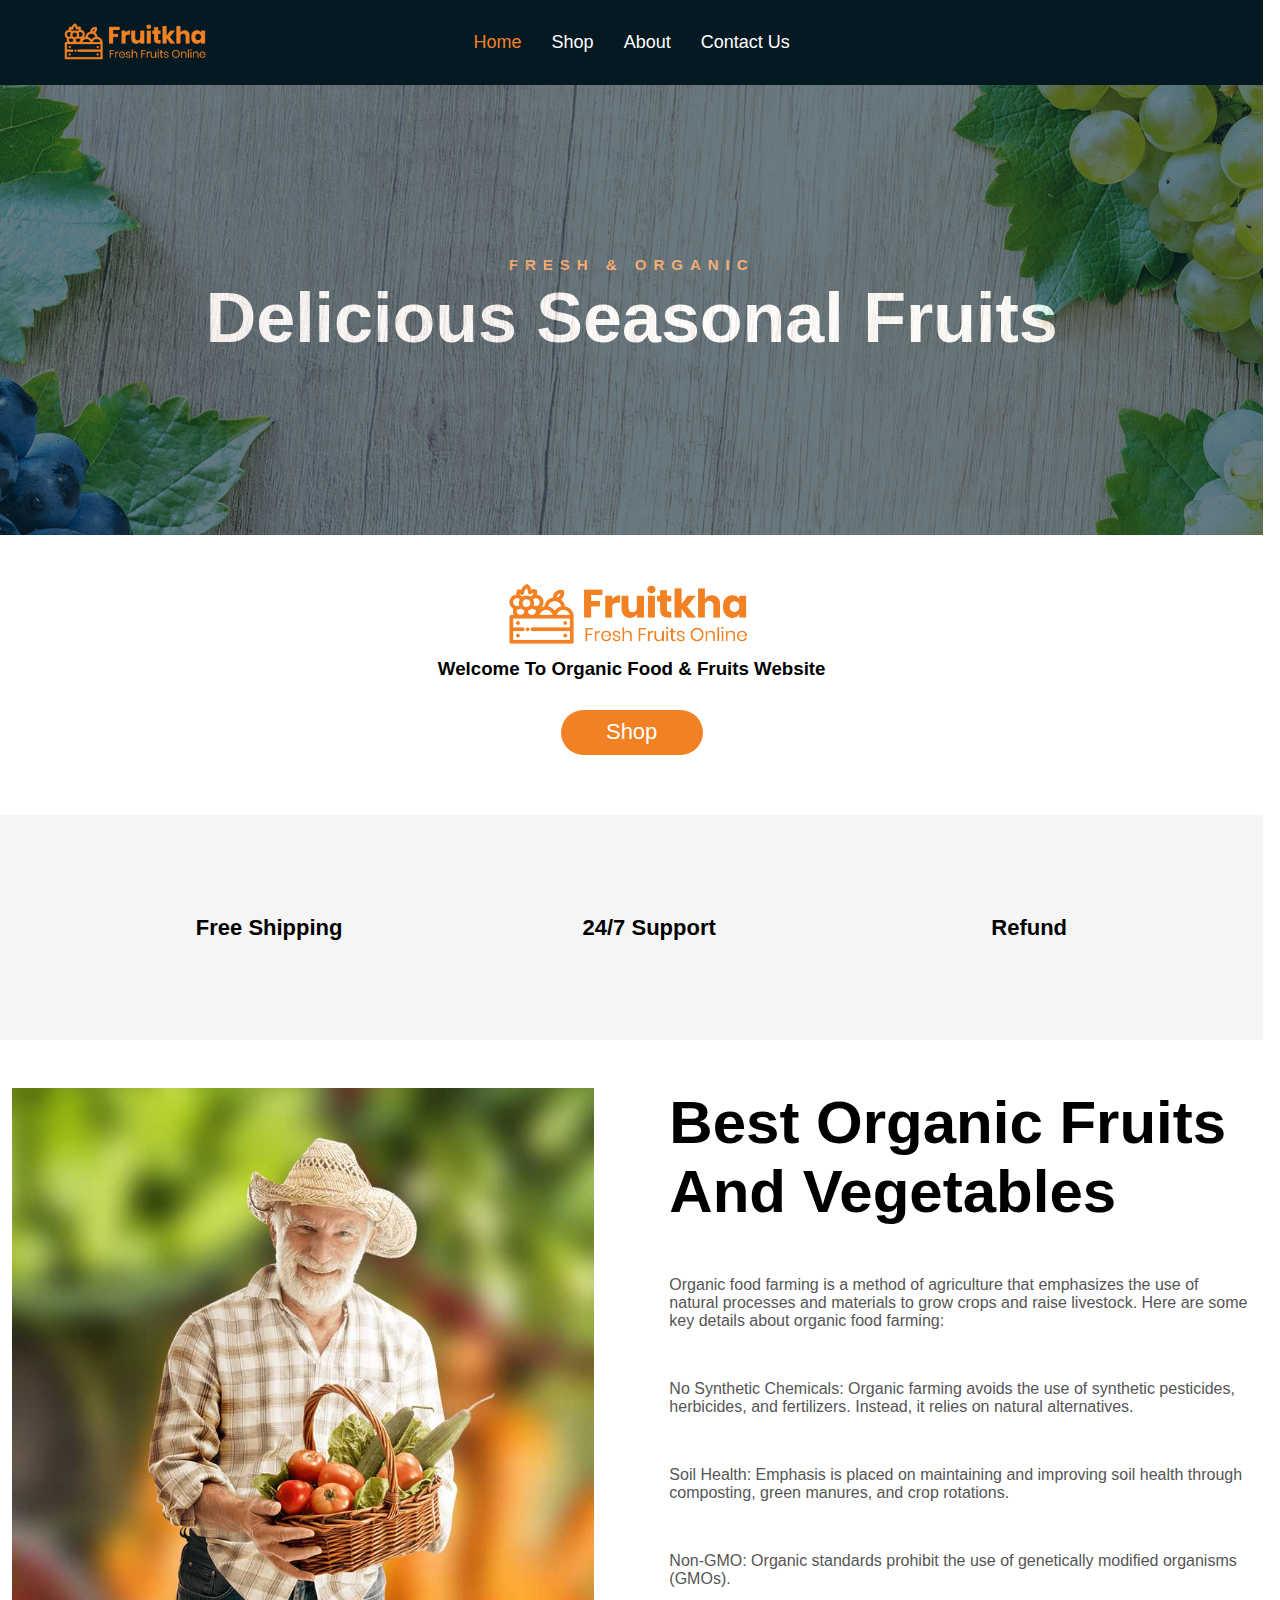
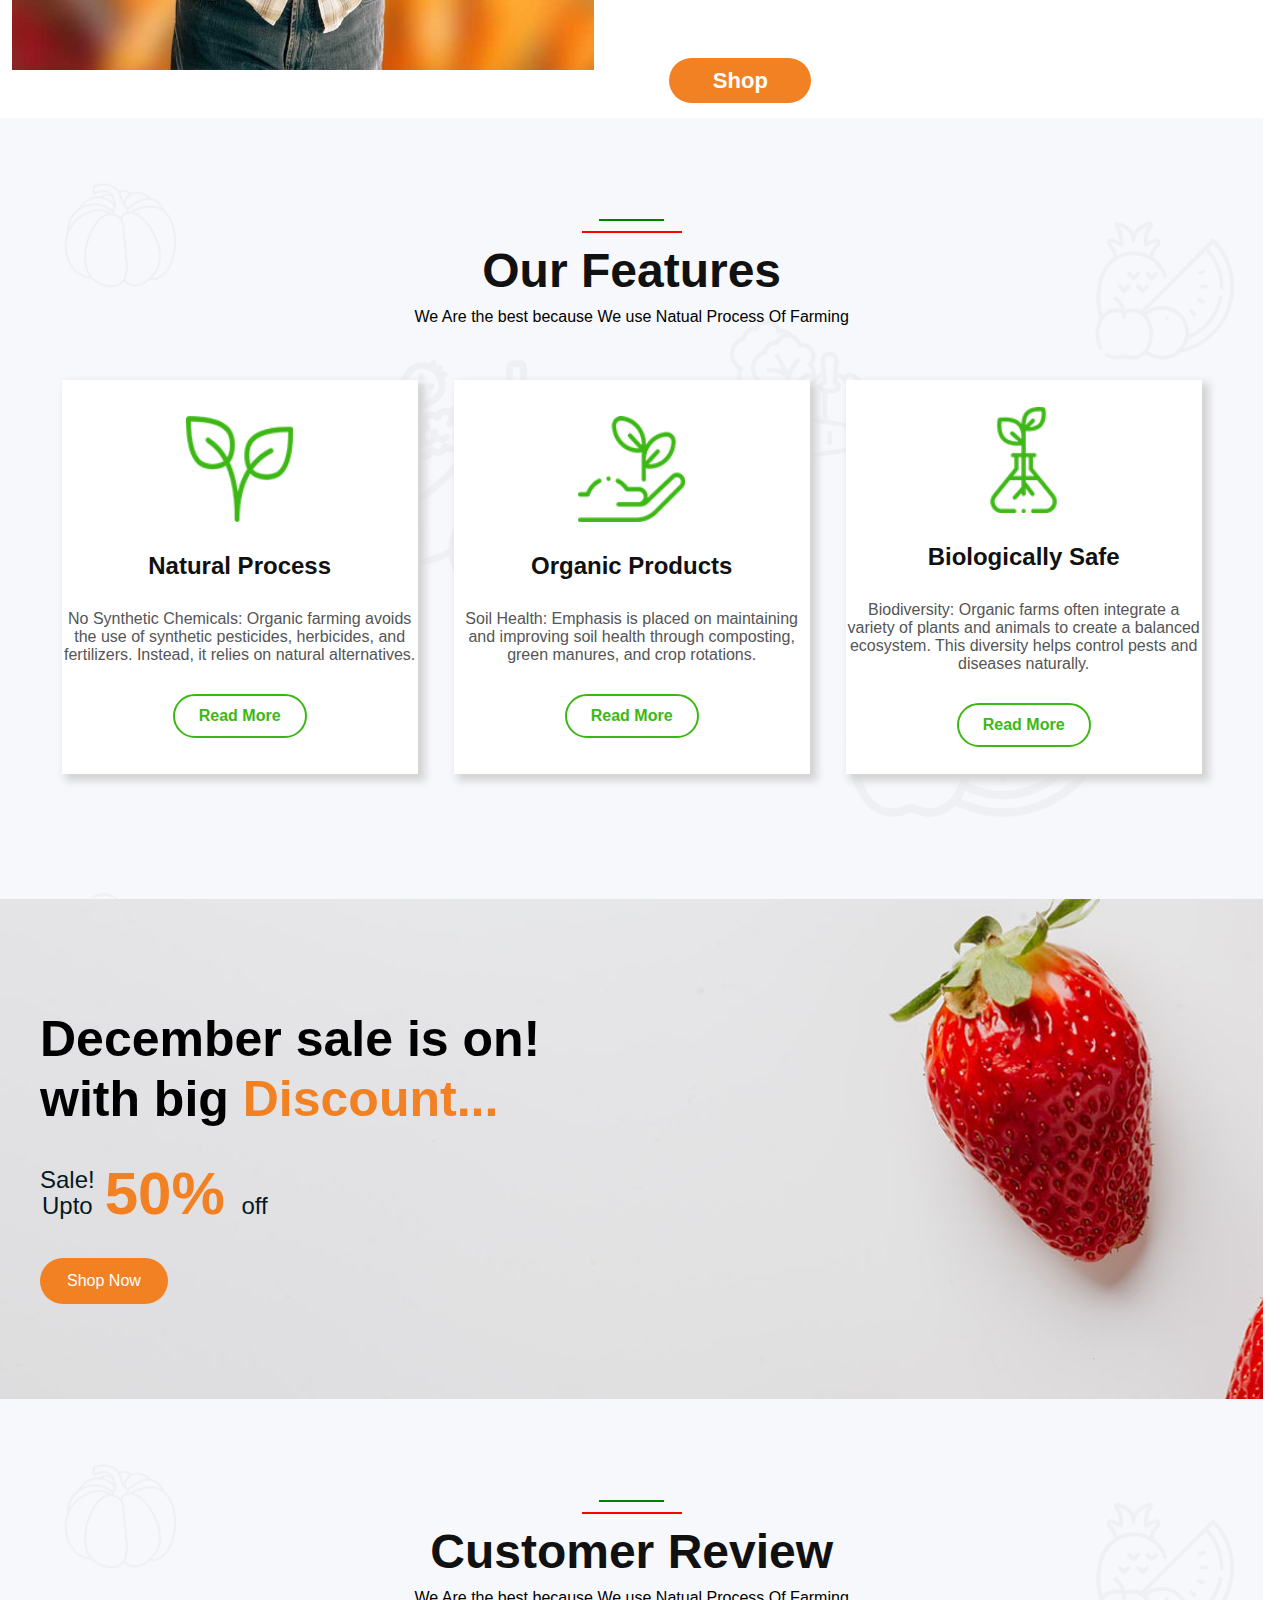
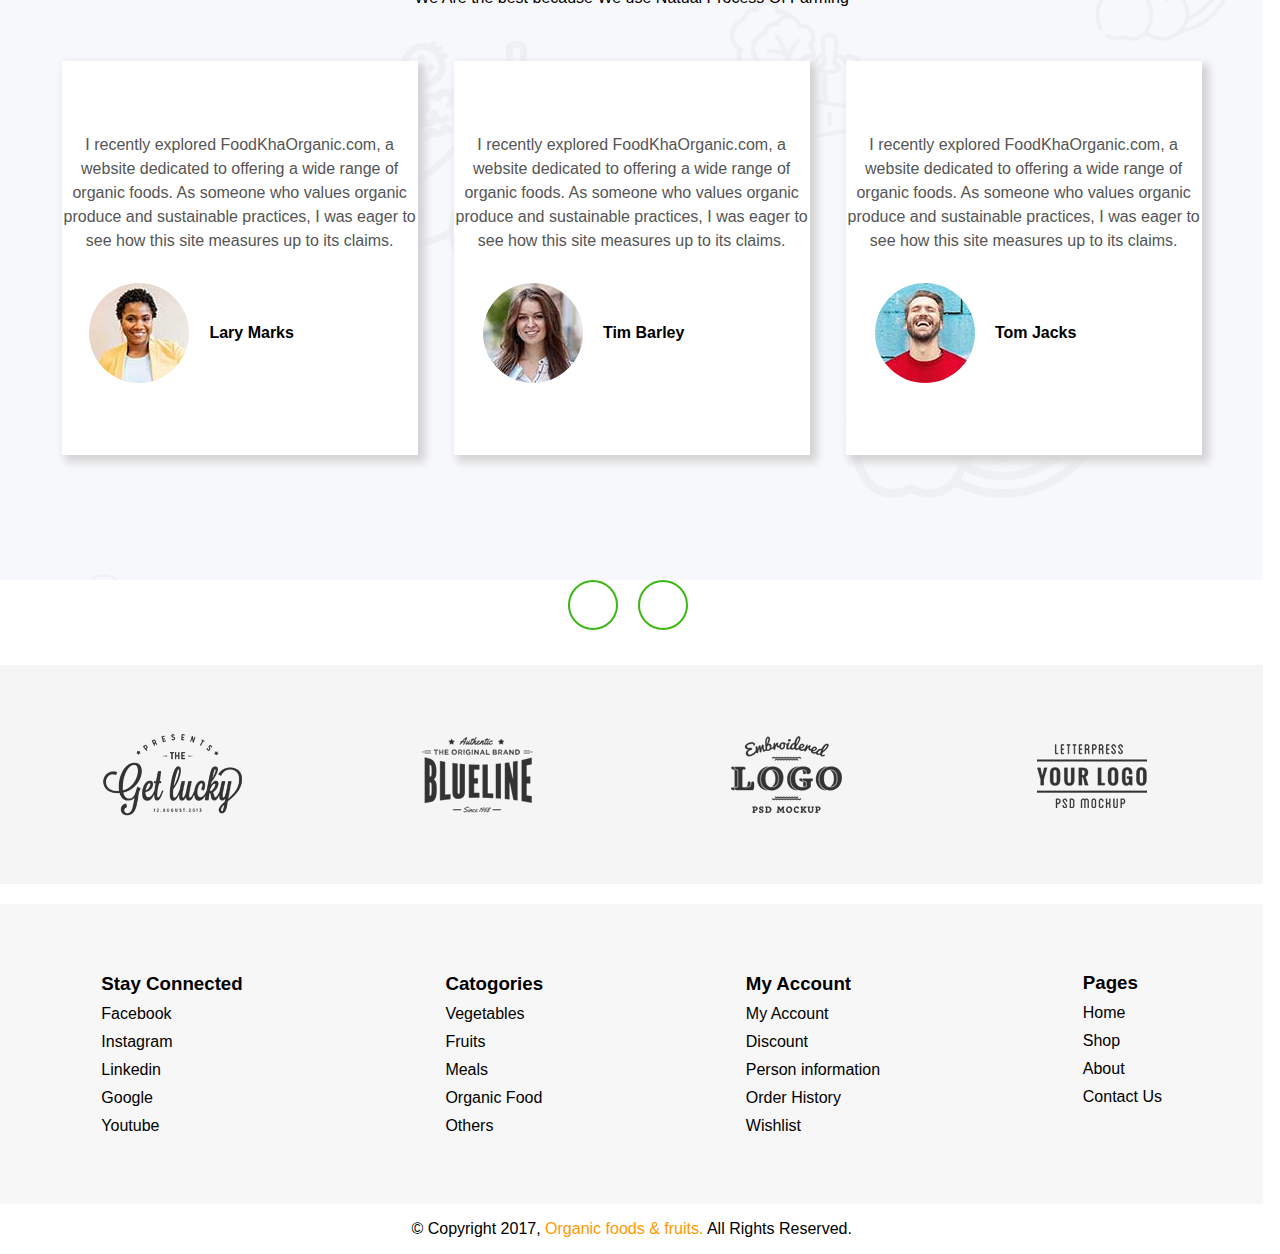
<file: index.html>
<!DOCTYPE html>
<html lang="en">
<head>
    <title>FruitKha Online</title>
    <link rel="icon" href="images/logo (1).png" width="10px" type="images/icon">
    <link rel="stylesheet" href="style/style.css">
    <link rel="stylesheet" href="https://cdnjs.cloudflare.com/ajax/libs/font-awesome/6.6.0/css/all.min.css" integrity="sha512-Kc323vGBEqzTmouAECnVceyQqyqdsSiqLQISBL29aUW4U/M7pSPA/gEUZQqv1cwx4OnYxTxve5UMg5GT6L4JJg==" crossorigin="anonymous" referrerpolicy="no-referrer" />

</head>
<body>
    <header>
        <div class="main">
            <div class="logo">
                <a href="index.html"><img src="images/logo (1).png" width="100%" alt=""></a>
            </div>
            <div class="nav">
                <ul>
                    <a href="index.html"><li style="color: #F28123;">Home</li></a>
                    <a href="shop.html"><li>Shop</li></a>
                    <a href="about.html"><li>About</li></a>
                    <a href="contact.html"><li>Contact Us</li></a>
                </ul>
            </div>
            <div class="icon-header">
                <a href="shop.html"><i class="fa-solid fa-cart-shopping header-icon"></i></a>
                <i class="fa-solid fa-magnifying-glass header-icon"></i>
            </div>
        </div>
    </header>

    <section>
        <div class="hero-section">
            <div class="hero-back">
            <p>Fresh &amp; Organic</p>
            <h1>Delicious Seasonal Fruits</h1>
          </div>
        </div>
    </section>

    <section>
        <div class="welcome">
            <img src="images/logo (1).png" width="20%" alt="">
            <h3>Welcome To Organic Food & Fruits Website</h3>
            <a href="shop.html"><div class="wel-but">Shop</div></a>
        </div>
    </section>

    <section>
        <div class="free-shipping">
            <div class="fs-row">
                <a href="contact.html"><div class="fs-box">
                    <i class="fa-solid fa-truck-fast"></i>
                    <span>Free Shipping</span>
                </div></a>
                <a href="contact.html"><div class="fs-box">
                    <i class="fa-solid fa-phone-volume"></i>
                    <span>24/7 Support</span>
                </div></a>
               <a href="contact.html"> <div class="fs-box">
                    <i class="fa-solid fa-arrows-rotate"></i>
                    <span>Refund</span>
                </div></a>
            </div>
        </div>
    </section>

    <section>
        <div class="best-food-container">
            <div class="best-food-box1">
                <img src="images/about.jpg" width="582px" height="582px" alt="">
            </div>
            <div class="best-food-box2">
                <h1>Best Organic Fruits And Vegetables</h1>
                <p>Organic food farming is a method of agriculture that emphasizes the use of natural processes and materials to grow crops and raise livestock. Here are some key details about organic food farming:</p>
                 <p>
                    No Synthetic Chemicals: Organic farming avoids the use of synthetic pesticides, herbicides, and fertilizers. Instead, it relies on natural alternatives.
                 </p>
                 <p>Soil Health: Emphasis is placed on maintaining and improving soil health through composting, green manures, and crop rotations.</p>
                 <p>Non-GMO: Organic standards prohibit the use of genetically modified organisms (GMOs).</p>

                 <a href="shop.html"><div class="wel-but">Shop</div></a>
            </div>
        </div>
    </section>

    <section>
        <div class="our-features-container">

            <div class="our-features-container-top">
            <div class="line1"></div>
            <div class="line2"></div>
            <h1>Our Features</h1>
            <p>We Are the best because We use Natual Process Of Farming</p>
            </div>
            
            <div class="our-features-container-bottom">
                <div class="fc-box">
                    <img src="images/icon-1.png" width="30%" alt="">
                    <h4>Natural Process</h4>
                    <p>No Synthetic Chemicals: Organic farming avoids the use of synthetic pesticides, herbicides, and fertilizers. Instead, it relies on natural alternatives.</p>
                    <a href="about.html"><button>Read More</button></a>

                </div>
                <div class="fc-box">
                    <img src="images/icon-2.png" width="30%" alt="">
                    <h4>Organic Products</h4>
                    <p>Soil Health: Emphasis is placed on maintaining and improving soil health through composting, green manures, and crop rotations.</p>
                    <a href="about.html"><button>Read More</button></a>
                </div>
                <div class="fc-box">
                    <img src="images/icon-3.png" width="30%" alt="">
                    <h4>Biologically Safe</h4>
                    <p>Biodiversity: Organic farms often integrate a variety of plants and animals to create a balanced ecosystem. This diversity helps control pests and diseases naturally.</p>
                    <a href="about.html"><button>Read More</button></a>
                </div>
            </div>



        </div>
    </section>

    <section>
      <div class="dec-sale-container">
        <div class="dec-sale-box">
            <h3> December sale is on! <br> with big <span class="orange-text">Discount...</span></h3>
            <div class="sale-percent"><span>Sale! <br> Upto</span>50% <span>off</span></div>
            <a href="shop.html"><div class="dec-button">Shop Now</div></a>
        </div>
      </div>
    </section>

    <section>
        <div class="our-features-container">
            <div class="our-features-container-top">
            <div class="line1"></div>
            <div class="line2"></div>
            <h1>Customer Review</h1>
            <p>We Are the best because We use Natual Process Of Farming</p>
            </div>
            
            <div class="our-features-container-bottom">
                <div class="fc-box" style="align-items: flex-start;">
                  <p style="line-height: 24px;">I recently explored FoodKhaOrganic.com, a website dedicated to offering a wide range of organic foods. As someone who values organic produce and sustainable practices, I was eager to see how this site measures up to its claims.</p>
                  <div class="review-box">
                    <div class="rv-img">
                        <img src="images/testimonial-4.jpg" style="border-radius: 50%;" alt="">
                        <div class="testi-icon">
                            <i class="fa-brands fa-instagram"></i>
                           </div>
                    </div>
                    <span style="margin-left: 20px; font-size: 16px; font-weight: 600;">Lary Marks</span>
                  </div>
                </div>
                <div class="fc-box" style="align-items: flex-start;">
                    <p style="line-height: 24px;">I recently explored FoodKhaOrganic.com, a website dedicated to offering a wide range of organic foods. As someone who values organic produce and sustainable practices, I was eager to see how this site measures up to its claims.</p>
                    <div class="review-box">
                      <div class="rv-img">
                          <img src="images/testimonial-1.jpg" style="border-radius: 50%; " alt="">
                           <div class="testi-icon">
                            <i class="fa-brands fa-instagram"></i>
                           </div>
                      </div>
                      <span style="margin-left: 20px; font-size: 16px; font-weight: 600;">Tim Barley</span>
                    </div>
                  </div>
                  <div class="fc-box" style="align-items: flex-start;">
                    <p style="line-height: 24px;">I recently explored FoodKhaOrganic.com, a website dedicated to offering a wide range of organic foods. As someone who values organic produce and sustainable practices, I was eager to see how this site measures up to its claims.</p>
                    <div class="review-box">
                      <div class="rv-img">
                          <img src="images/testimonial-2.jpg" style="border-radius: 50%;" alt="">
                          <div class="testi-icon">
                            <i class="fa-brands fa-instagram"></i>
                           </div>
                      </div>
                      <span style="margin-left: 20px; font-size: 16px; font-weight: 600;">Tom Jacks</span>
                    </div>
                  </div>
            </div>

        </div>
        <div class="next">
            <div class="next1">
                <i class="fa-solid fa-angle-left"></i>
            </div>
            <div class="next2">
                <i class="fa-solid fa-angle-right"></i>
            </div>
        </div>
    </section>

    <section>
        <div class="brand">
            <div class="brand-box">
                <img src="images/2.png" alt="">
            </div>
            <div class="brand-box">
                <img src="images/3.png" alt="">
            </div>
            <div class="brand-box">
                <img src="images/4.png" alt="">
            </div>
            <div class="brand-box">
                <img src="images/5.png" alt="">
            </div>
        </div>
    </section>

    <footer>
        <ul>
            <h3>Stay Connected</h3>
            <a href="#"><li>Facebook</li></a>
            <a href="#"><li>Instagram</li></a>
            <a href="#"><li>Linkedin</li></a>
            <a href="#"><li>Google</li></a>
            <a href="#"><li>Youtube</li></a>
        </ul>
        <ul>
            <h3>Catogories</h3>
            <li>Vegetables</li>
            <li>Fruits</li>
            <li>Meals</li>
            <li>Organic Food</li>
            <li>Others</li>
        </ul>
        <ul>
        <h3>My Account</h3>
         <li>My Account </li>
         <li>Discount </li>
         <li>Person information </li>
         <li>Order History </li>
         <li>Wishlist </li>
        </ul>

        <ul style="margin-bottom: 30px;">
            <h3>Pages</h3>
            <a href="index.html"><li>Home </li></a>
            <a href="shop.html"><li>Shop </li></a>
            <a href="about.html"><li>About </li></a>
            <a href="contact.html"><li>Contact Us </li></a>
        </ul>
    </footer>

    <!-- copyright starts -->
    <div class="copyright">
        <p>© Copyright 2017, <span style="color: #FF9900;">Organic foods &amp; fruits.</span>  All Rights Reserved.</p>
    </div>
</body>
</html>
</file>
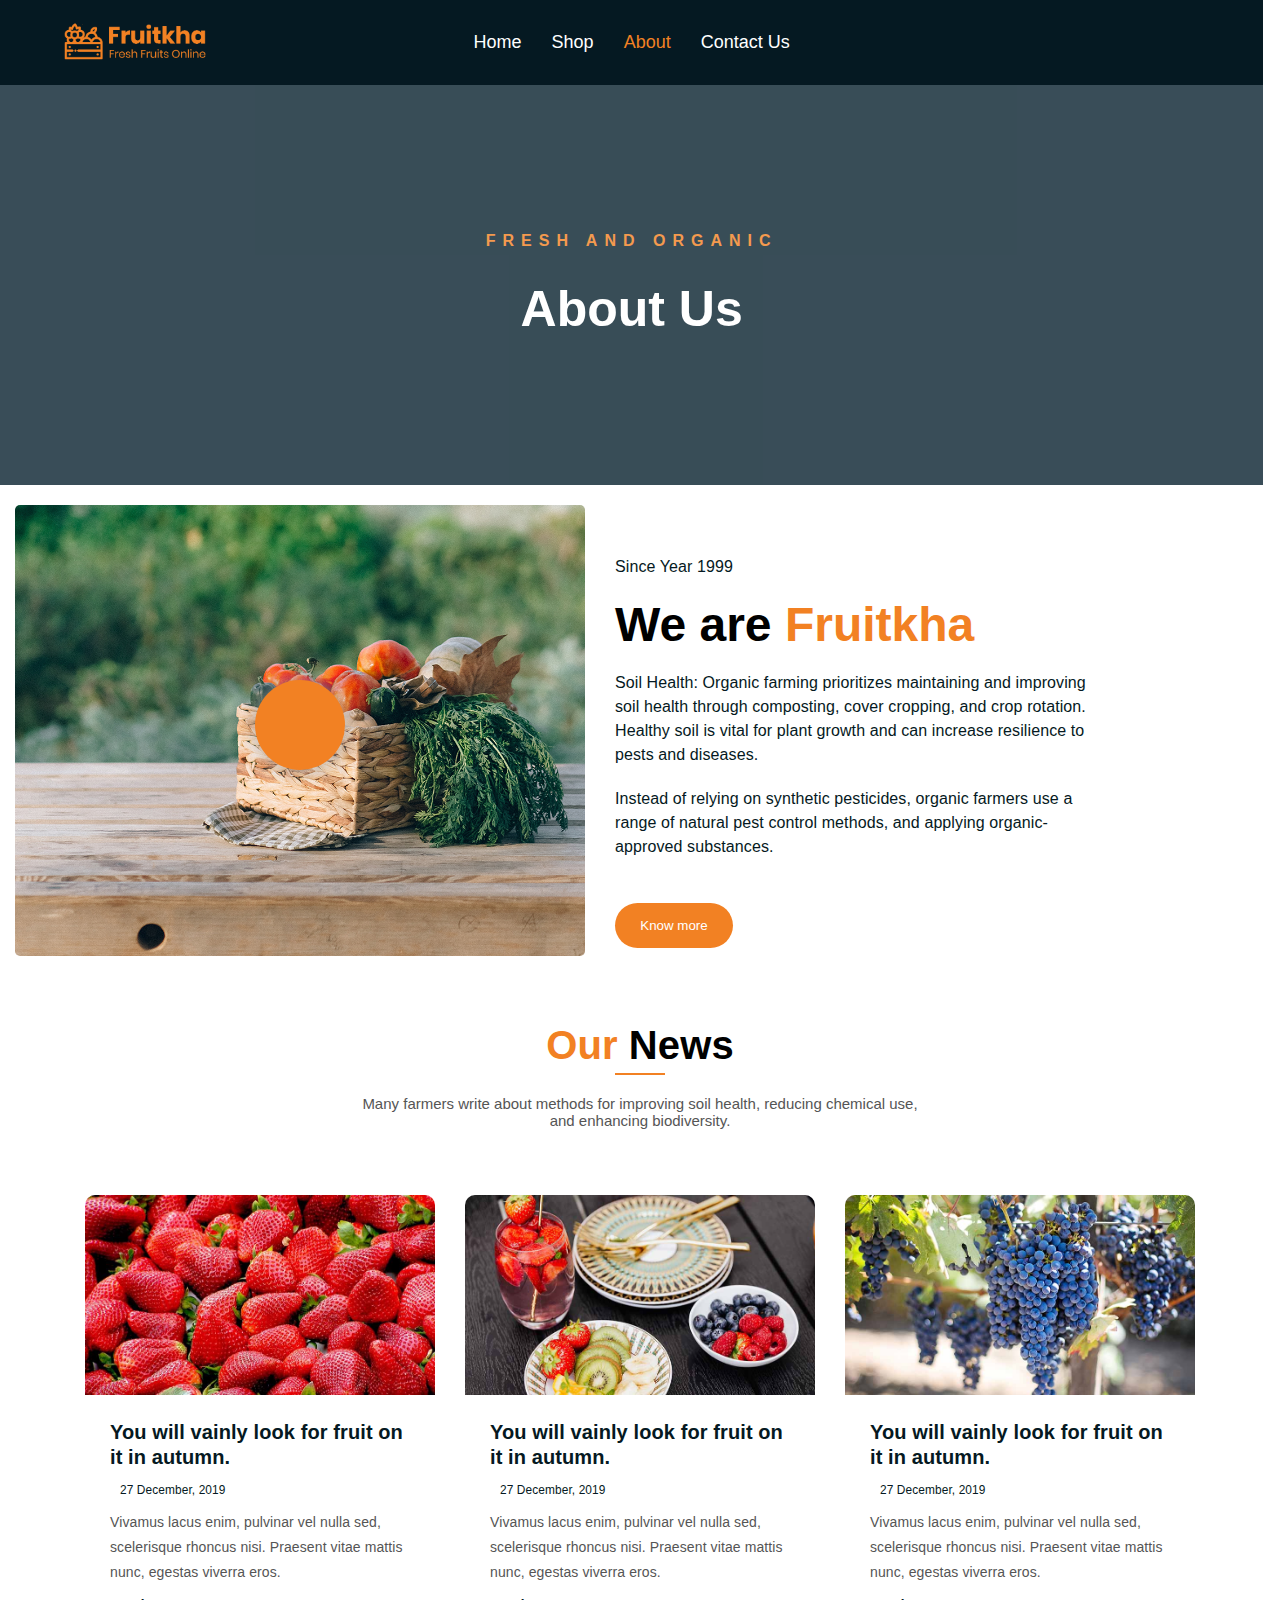
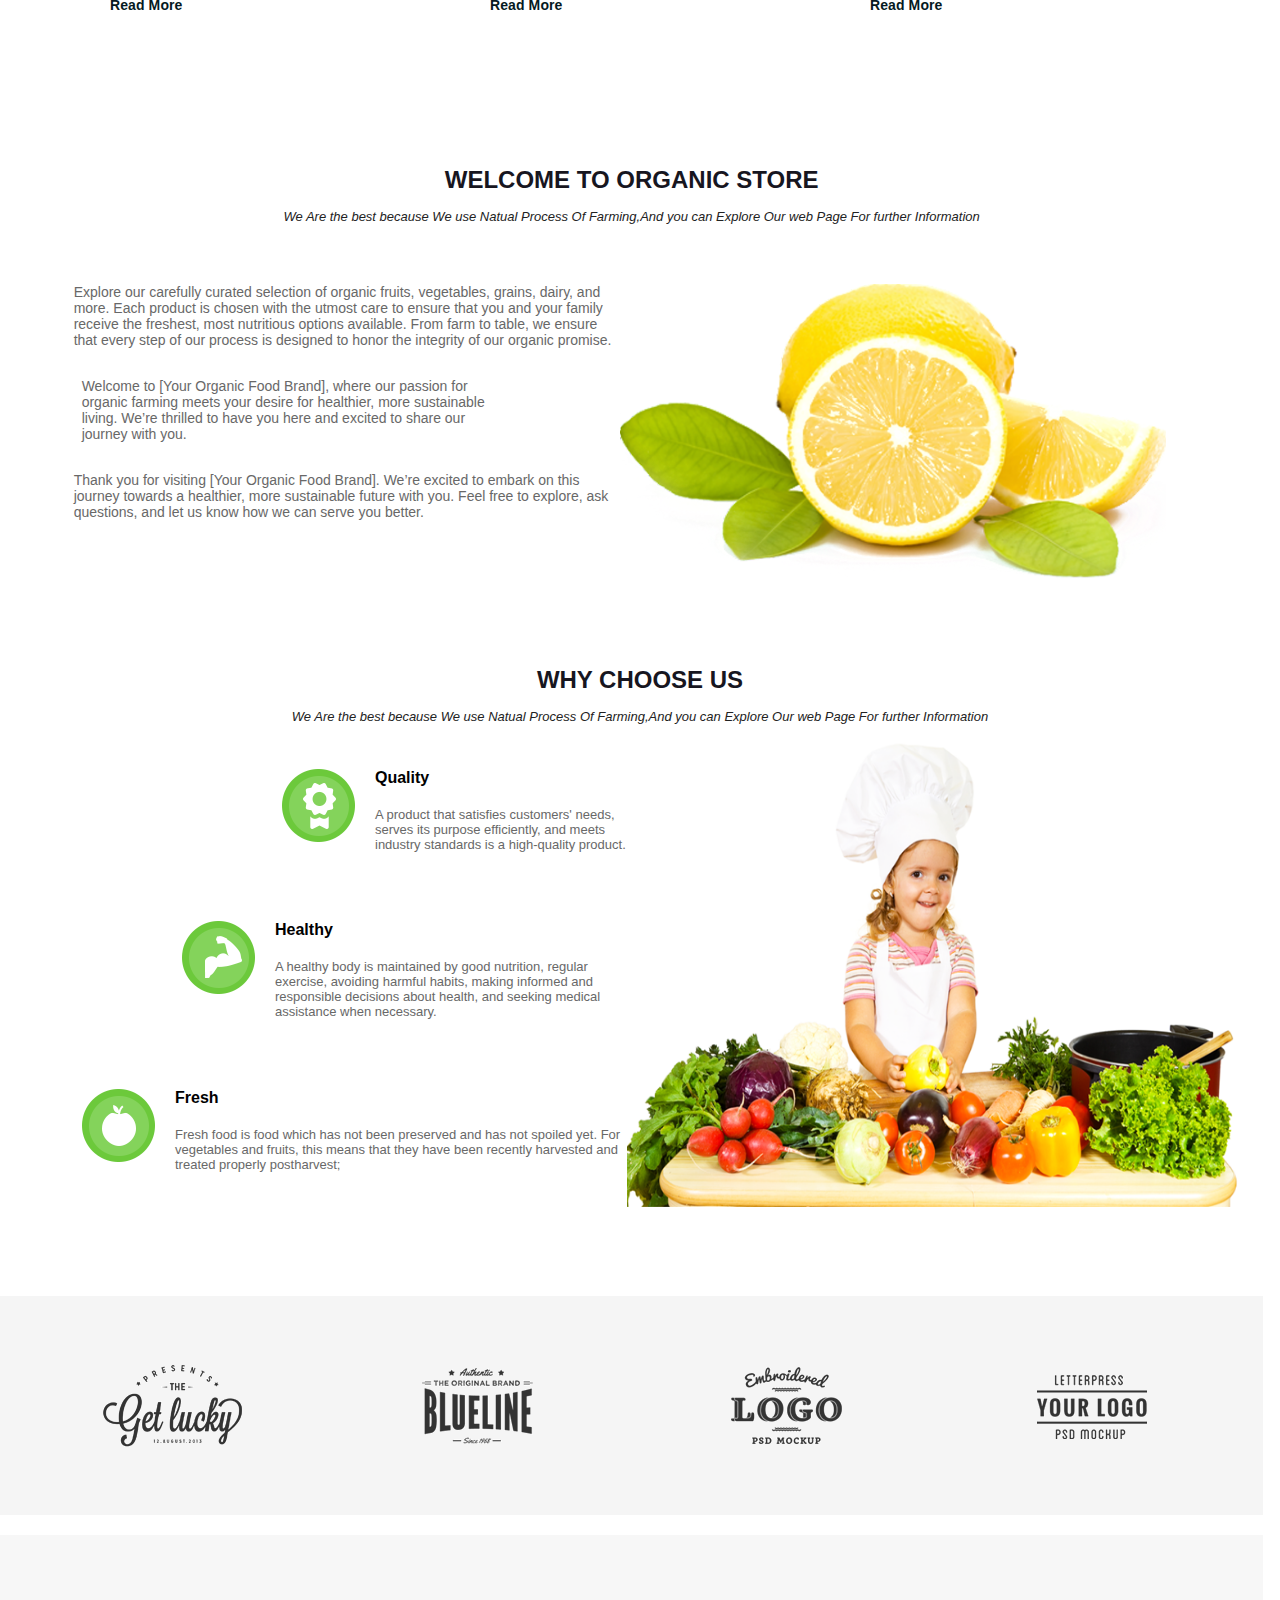
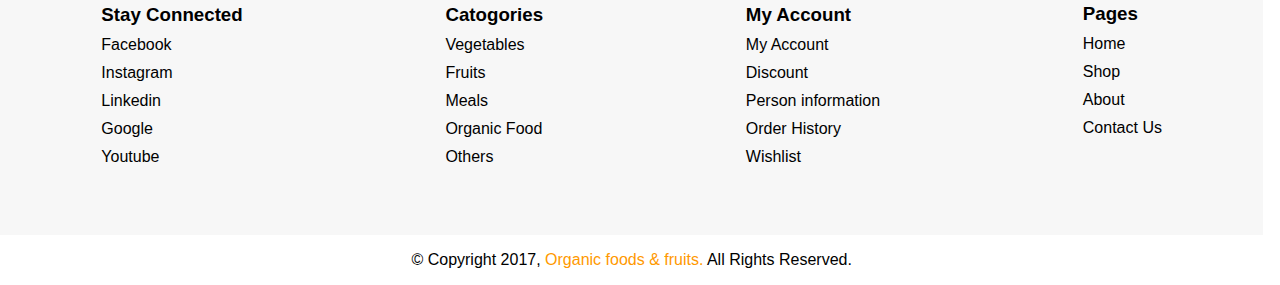
<file: about.html>
<!DOCTYPE html>
<html lang="en">
<head>
    <title>FruitKha Online</title>
    <link rel="icon" href="images/logo (1).png" width="10px" type="images/icon">
    <link rel="stylesheet" href="style/style.css">
    <link rel="stylesheet" href="https://cdnjs.cloudflare.com/ajax/libs/font-awesome/6.6.0/css/all.min.css" integrity="sha512-Kc323vGBEqzTmouAECnVceyQqyqdsSiqLQISBL29aUW4U/M7pSPA/gEUZQqv1cwx4OnYxTxve5UMg5GT6L4JJg==" crossorigin="anonymous" referrerpolicy="no-referrer" />
</head>
<body>
  
    <header>
        <div class="main">
            <div class="logo">
                <a href="index.html"><img src="images/logo (1).png" width="100%" alt=""></a>
            </div>
            <div class="nav">
                <ul>
                    <a href="index.html"><li >Home</li></a>
                    <a href="shop.html"><li>Shop</li></a>
                    <a href="about.html"><li style="color: #F28123;">About</li></a>
                    <a href="contact.html"><li>Contact Us</li></a>
                </ul>
            </div>
            <div class="icon-header">
                <a href="shop.html"><i class="fa-solid fa-cart-shopping header-icon"></i></a>
                <i class="fa-solid fa-magnifying-glass header-icon"></i>
            </div>
        </div>
    </header>

    <section>
        <div class="shop-container">
            <p>Fresh and Organic</p>
            <h1>About Us</h1>
        </div>
    </section>

     <section>
        <div class="about-fruitkha">
            <div class="fruitkha-box1">
                <a href="https://youtu.be/wougJaN_Ha0?si=jWhM33Vog0s05s-e" target="_self"><div class="play-button">
                    <i class="fa-solid fa-play"></i>
                </div></a>
            </div>
            <div class="fruitkha-box2">
                <p class="top-sub">Since Year 1999</p>
                <h2>We are <span class="orange-text">Fruitkha</span></h2>
                <p>Soil Health: Organic farming prioritizes maintaining and improving soil health through composting, cover cropping, and crop rotation. Healthy soil is vital for plant growth and can increase resilience to pests and diseases.</p>
                <p> Instead of relying on synthetic pesticides, organic farmers use a range of natural pest control methods, and applying organic-approved substances.</p>
                <button>Know more</button>
            </div>
        </div>
     </section>

     <section>
        <div class="our-news-container">
            <div class="our-news-container-news">
                <h3 style="font-size: 40px; font-weight: 700; letter-spacing: 0.1px; margin-top: 5px;"><span class="orange-text">Our</span> News</h3>
                <div class="line"></div>
                <p style="margin-top: 20px; text-align: center; color: rgb(85,85,85); font-size: 15px; font-weight: 400;"> Many farmers write about methods for improving soil health, reducing chemical use, <br> and enhancing biodiversity.</p>

            </div>

            <div class="our-news-box-container">
                <div class="our-news-box-container-box">
                    <div class="our-news-box-container-box-img1"></div>
                    <div class="our-news-box-container-box-text">
                        <h3 style="font-size: 20px; font-weight: 600; letter-spacing: 0.1px; color: rgb(5, 25, 34); line-height: 25px;">You will vainly look for fruit on it in autumn.</h3>
                        <div class="date-author">
                            <i class="fa-regular fa-calendar-days"></i>
                            27 December, 2019
                        </div>
                        <p style="font-size: 14px; font-weight: 400; color: rgb(85,85,85); letter-spacing: 0.1px; line-height: 25px;">Vivamus lacus enim, pulvinar vel nulla sed, scelerisque rhoncus nisi. Praesent vitae mattis nunc, egestas viverra eros.</p>
                        <div class="read-author">
                            Read More 
                            <i class="fa-solid fa-angle-right"></i>
                        </div>
                    </div>
                </div>
                <div class="our-news-box-container-box">
                    <div class="our-news-box-container-box-img2"></div>
                    <div class="our-news-box-container-box-text">
                        <h3 style="font-size: 20px; font-weight: 600; letter-spacing: 0.1px; color: rgb(5, 25, 34); line-height: 25px;">You will vainly look for fruit on it in autumn.</h3>
                        <div class="date-author">
                            <i class="fa-regular fa-calendar-days"></i>
                            27 December, 2019
                        </div>
                        <p style="font-size: 14px; font-weight: 400; color: rgb(85,85,85); letter-spacing: 0.1px; line-height: 25px;">Vivamus lacus enim, pulvinar vel nulla sed, scelerisque rhoncus nisi. Praesent vitae mattis nunc, egestas viverra eros.</p>
                        <div class="read-author">
                            Read More 
                            <i class="fa-solid fa-angle-right"></i>
                        </div>
                    </div>
                </div>
                <div class="our-news-box-container-box">
                    <div class="our-news-box-container-box-img3"></div>
                    <div class="our-news-box-container-box-text">
                        <h3 style="font-size: 20px; font-weight: 600; letter-spacing: 0.1px; color: rgb(5, 25, 34); line-height: 25px;">You will vainly look for fruit on it in autumn.</h3>
                        <div class="date-author">
                            <i class="fa-regular fa-calendar-days"></i>
                            27 December, 2019
                        </div>
                        <p style="font-size: 14px; font-weight: 400; color: rgb(85,85,85); letter-spacing: 0.1px; line-height: 25px;">Vivamus lacus enim, pulvinar vel nulla sed, scelerisque rhoncus nisi. Praesent vitae mattis nunc, egestas viverra eros.</p>
                        <div class="read-author">
                            Read More 
                            <i class="fa-solid fa-angle-right"></i>
                        </div>
                    </div>
                </div>
            </div>
        </div>
     </section>

     <section>
        <div class="fruitkha-about">
            <div class="fruitkha-about-row1">
                <h4>
                    <i class="fa-regular fa-star"></i>
                    <i class="fa-regular fa-star"></i>
                    <i class="fa-regular fa-star"></i>
                    Welcome to organic store
                    <i class="fa-regular fa-star"></i>
                    <i class="fa-regular fa-star"></i>
                    <i class="fa-regular fa-star"></i>
                </h4>
                <p>We Are the best because We use Natual Process Of Farming,And you can Explore Our web Page For further Information</p>
            </div>
            <div class="fruitkha-about-row2">
                <div class="fruitkha-about-row2-col1">
                    <p class="des">Explore our carefully curated selection of organic fruits, vegetables, grains, dairy, and more. Each product is chosen with the utmost care to ensure that you and your family receive the freshest, most nutritious options available. From farm to table, we ensure that every step of our process is designed to honor the integrity of our organic promise.</p>
                    <p class="des2"><i class="fa-solid fa-quote-left"></i> Welcome to [Your Organic Food Brand], where our passion for organic farming meets your desire for healthier, more sustainable living. We’re thrilled to have you here and excited to share our journey with you. <i class="fa-solid fa-quote-right"></i></p>
                    <p class="des">Thank you for visiting [Your Organic Food Brand]. We’re excited to embark on this journey towards a healthier, more sustainable future with you. Feel free to explore, ask questions, and let us know how we can serve you better.</p>

                </div>
                <div class="fruitkha-about-row2-col2">
                    <img src="images/lemon-banner.png" width="100%" alt="">
                </div>
            </div>
        </div>
     </section>

     <section>
        <div class="why-choose-us-container">
            <div class="why-choose-us-container-row1">
                <h4>
                    <i class="fa-regular fa-star"></i>
                    <i class="fa-regular fa-star"></i>
                    <i class="fa-regular fa-star"></i>
                    why choose us 
                    <i class="fa-regular fa-star"></i>
                    <i class="fa-regular fa-star"></i>
                    <i class="fa-regular fa-star"></i>
                </h4>
                <p>We Are the best because We use Natual Process Of Farming,And you can Explore Our web Page For further Information</p>
            </div>
            <div class="why-choose-us-container-row2">
                <ul class="why-ul">
                    <li>
                        <img src="images/icon1.png" width="73px" height="73px" alt="">
                        <div class="li-text">
                        <h3>Quality</h3>
                        <p>A product that satisfies customers' needs, serves its purpose efficiently, and meets industry standards is a high-quality product.</p>
                        </div>

                    </li>
                    <li>
                        <img src="images/icon2.png" width="73px" height="73px" alt="">
                        <div class="li-text">
                        <h3>Healthy</h3>
                        <p>A healthy body is maintained by good nutrition, regular exercise, avoiding harmful habits, making informed and responsible decisions about health, and seeking medical assistance when necessary.</p>
                        </div>

                    </li>
                    <li>
                        <img src="images/icon3.png" width="73px" height="73px" alt="">
                        <div class="li-text">
                        <h3>Fresh</h3>
                        <p>Fresh food is food which has not been preserved and has not spoiled yet. For vegetables and fruits, this means that they have been recently harvested and treated properly postharvest;</p>
                        </div>

                    </li>
                </ul>
                <img src="images/medium-banner.png" width="55%" alt="">
            </div>
        </div>
     </section>

     <section>
        <div class="brand">
            <div class="brand-box">
                <img src="images/2.png" alt="">
            </div>
            <div class="brand-box">
                <img src="images/3.png" alt="">
            </div>
            <div class="brand-box">
                <img src="images/4.png" alt="">
            </div>
            <div class="brand-box">
                <img src="images/5.png" alt="">
            </div>
        </div>
    </section>

    <footer>
        <ul>
            <h3>Stay Connected</h3>
            <a href="#"><li>Facebook</li></a>
            <a href="#"><li>Instagram</li></a>
            <a href="#"><li>Linkedin</li></a>
            <a href="#"><li>Google</li></a>
            <a href="#"><li>Youtube</li></a>
        </ul>
        <ul>
            <h3>Catogories</h3>
            <li>Vegetables</li>
            <li>Fruits</li>
            <li>Meals</li>
            <li>Organic Food</li>
            <li>Others</li>
        </ul>
        <ul>
        <h3>My Account</h3>
         <li>My Account </li>
         <li>Discount </li>
         <li>Person information </li>
         <li>Order History </li>
         <li>Wishlist </li>
        </ul>

        <ul style="margin-bottom: 30px;">
            <h3>Pages</h3>
            <a href="index.html"><li>Home </li></a>
            <a href="shop.html"><li>Shop </li></a>
            <a href="about.html"><li>About </li></a>
            <a href="contact.html"><li>Contact Us </li></a>
        </ul>
    </footer>

    <!-- copyright starts -->
    <div class="copyright">
        <p>© Copyright 2017, <span style="color: #FF9900;">Organic foods &amp; fruits.</span>  All Rights Reserved.</p>
    </div>
</div>
</body>
</html>
</file>
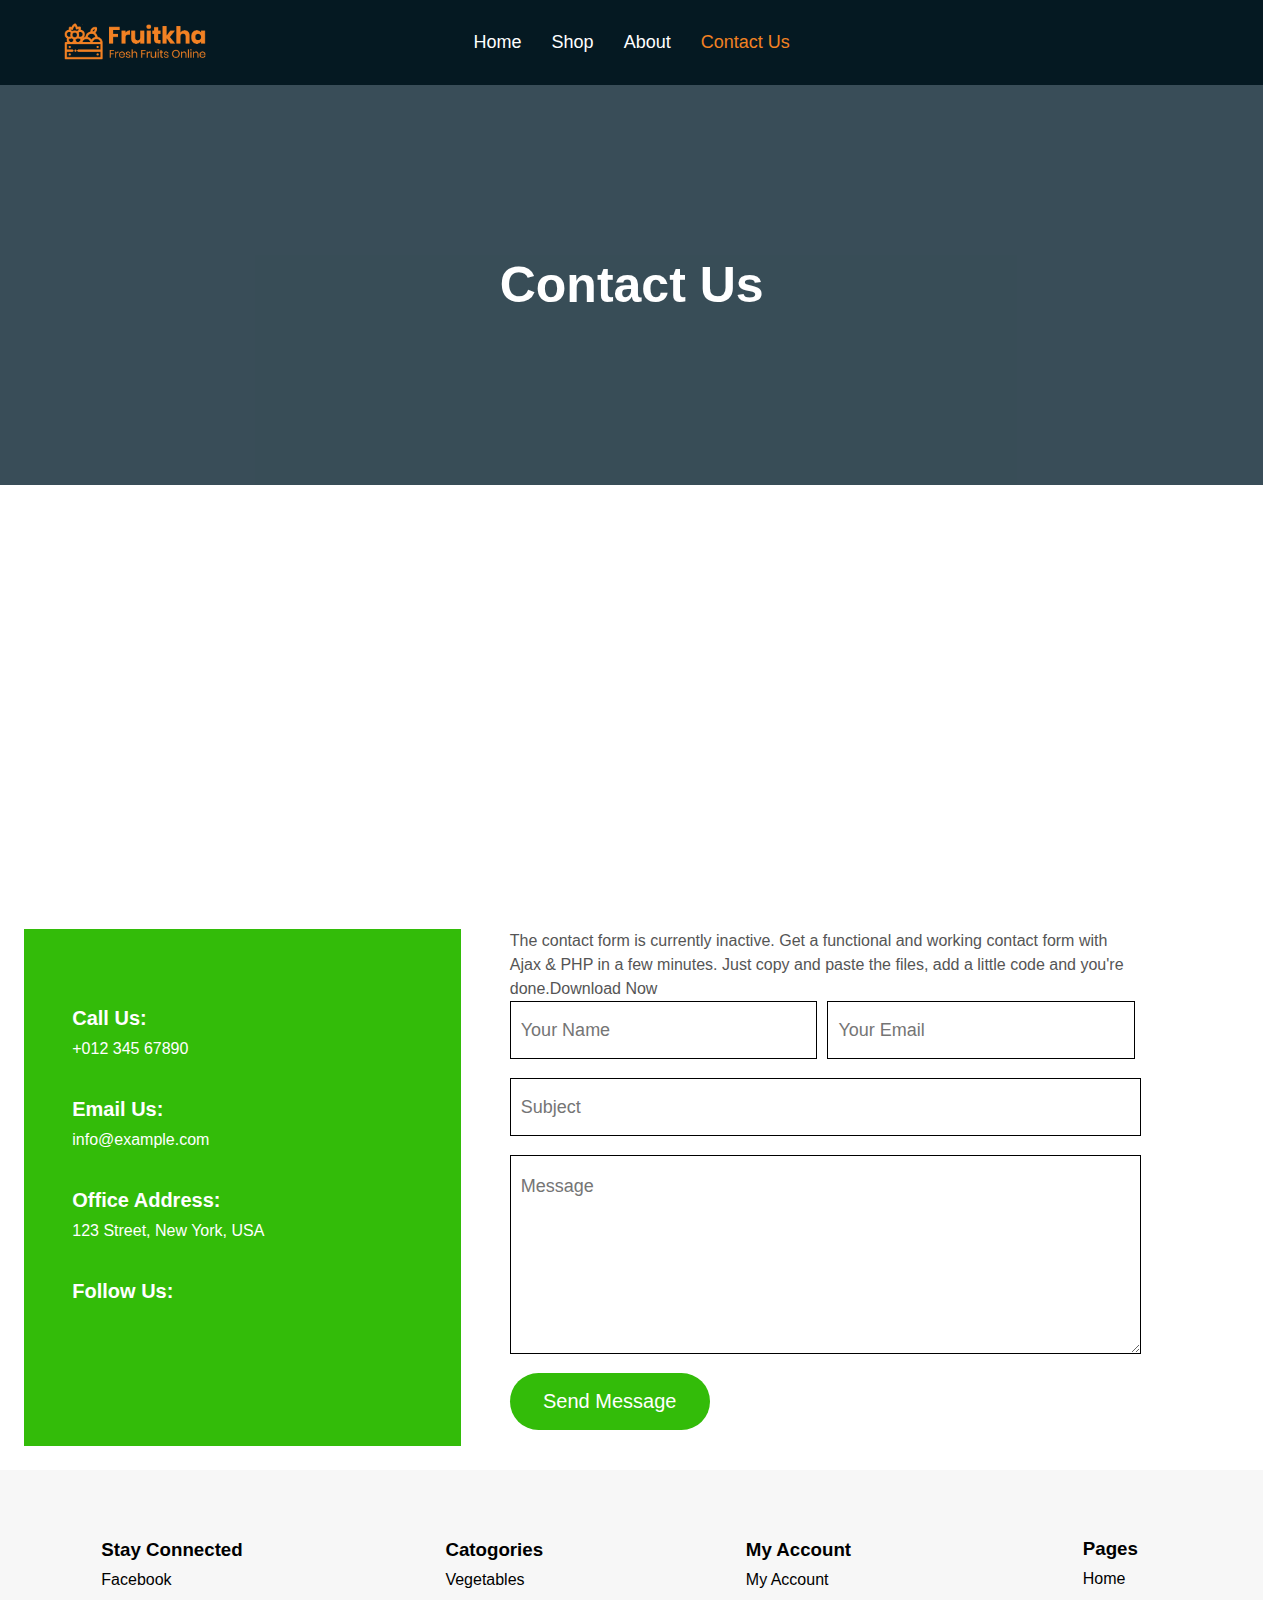
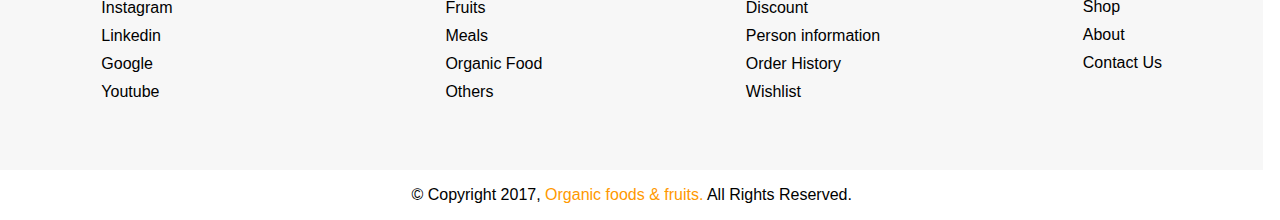
<file: contact.html>
<!DOCTYPE html>
<html lang="en">
<head>
    <title>FruitKha Online</title>
    <link rel="icon" href="images/logo (1).png" width="30px" type="images/icon">
    <link rel="stylesheet" href="style/style.css">
    <link rel="stylesheet" href="https://cdnjs.cloudflare.com/ajax/libs/font-awesome/6.6.0/css/all.min.css" integrity="sha512-Kc323vGBEqzTmouAECnVceyQqyqdsSiqLQISBL29aUW4U/M7pSPA/gEUZQqv1cwx4OnYxTxve5UMg5GT6L4JJg==" crossorigin="anonymous" referrerpolicy="no-referrer" />
</head>
<body>
    <header>
        <div class="main">
            <div class="logo">
                <a href="index.html"><img src="images/logo (1).png" width="100%" alt=""></a>
            </div>
            <div class="nav">
                <ul>
                    <a href="index.html"><li>Home</li></a>
                    <a href="shop.html"><li >Shop</li></a>
                    <a href="about.html"><li>About</li></a>
                    <a href="contact.html"><li style="color: #F28123;">Contact Us</li></a>
                </ul>
            </div>
            <div class="icon-header">
                <a href="shop.html"><i class="fa-solid fa-cart-shopping header-icon"></i></a>
                <i class="fa-solid fa-magnifying-glass header-icon"></i>
            </div>
        </div>
    </header>

    <section>
        <div class="shop-container" >
            <h1>Contact Us</h1>
        </div>
    </section>

    <section>
       <div class="map">
        <iframe src="https://www.google.com/maps/embed?pb=!1m18!1m12!1m3!1d114469.92093087554!2d72.8929909433594!3d26.288101099999988!2m3!1f0!2f0!3f0!3m2!1i1024!2i768!4f13.1!3m3!1m2!1s0x39418d3568720dcd%3A0x73a37a3383e1b084!2sHanuman%20Nursery!5e0!3m2!1sen!2sin!4v1723285560405!5m2!1sen!2sin" width="1263.33" height="400" style="border:0;" allowfullscreen="" loading="lazy" referrerpolicy="no-referrer-when-downgrade"></iframe>
       </div>
    </section>

   <section>
    <div class="form-container">
        <div class="form-container-left">
            <h5>Call Us:</h5>
            <p><i class="fa-solid fa-phone"></i>+012 345 67890</p>
            <h5>Email Us:</h5>
            <p><i class="fa-solid fa-envelope"></i> info@example.com</p>
            <h5>Office Address:</h5>
            <p>123 Street, New York, USA</p>
            <h5>Follow Us:</h5>
            <div class="form-icon">
                <i class="fa-brands fa-twitter"></i>
                <i class="fa-brands fa-instagram"></i>
                <i class="fa-brands fa-facebook"></i>
                <i class="fa-brands fa-instagram"></i>
            </div>

        </div>
        <div class="form-container-right">
            <p>The contact form is currently inactive. Get a functional and working contact form with Ajax &amp; PHP in a few minutes. Just copy and paste the files, add a little code and you're done.Download Now</p>
            <div class="form">
                <div class="form-line1">
                    <input class="form-line1-input" type="text" placeholder="Your Name">
                </div>
                <div class="form-line2">
                    <input class="form-line2-input" type="text" placeholder="Your Email">
                </div>
                <div class="form-line3">
                    <input class="form-line3-input" type="text" placeholder="Subject">
                </div>
                <div class="form-line4">
                    <textarea class="form-line4-textarea" name="" placeholder="Message" ></textarea>
                </div>
                <div class="form-button">Send Message</div>
            </div>
        </div>
    </div>
   </section>



    <!-- <section>
        <div class="mainwebcont">
            <form action="" >
                <div class="formrow">
                    <div class="form-label">Gender:</div>
                    <div class="form-input">
                        <input type="radio" name="sex" value="Male">Male
                        <input type="radio" name="sex" value="Female">Female
                    </div>
                </div>
                <div class="formrow" style="height: 34px;">
                    <div class="form-label">Name:</div>
                    <div class="form-input">
                        <input type="text" name="name" class="input-box">
                    </div>
                </div>
                <div class="formrow" style="height: 34px;">
                    <div class="form-label">Contact No:</div>
                    <div class="form-input">
                        <input type="number" name="contact" class="input-box">
                    </div>
                </div>
                
                <div class="formrow" style="height: 104.67px;">
                    <div class="form-label">Address:</div>
                    <div class="form-input">
                        <textarea name="Address"  class="textarea"></textarea>
                    </div>
                </div>
                
                <div class="formrow" style="height: 34px;">
                    <div class="form-label">Email:</div>
                    <div class="form-input">
                        <input type="text" name="email" id="email" class="input-box">
                    </div>
                   
                </div>
                
                <div class="formrow" style="height: 104.67px;">
                    <div class="form-label">Enquiry:</div>
                    <div class="form-input">
                        <textarea name="Enquiry"  class="textarea"></textarea>
                    </div>
                </div>
                <div class="formrow">
                    <div class="form-label">
                        <input type="submit" value="Submit" class="s-button">
                    </div>
                </div>
            </form>
           </div>
    </section> -->

    <footer>
        <ul>
            <h3>Stay Connected</h3>
            <a href="#"><li>Facebook</li></a>
            <a href="#"><li>Instagram</li></a>
            <a href="#"><li>Linkedin</li></a>
            <a href="#"><li>Google</li></a>
            <a href="#"><li>Youtube</li></a>
        </ul>
        <ul>
            <h3>Catogories</h3>
            <li>Vegetables</li>
            <li>Fruits</li>
            <li>Meals</li>
            <li>Organic Food</li>
            <li>Others</li>
        </ul>
        <ul>
        <h3>My Account</h3>
         <li>My Account </li>
         <li>Discount </li>
         <li>Person information </li>
         <li>Order History </li>
         <li>Wishlist </li>
        </ul>

        <ul style="margin-bottom: 30px;">
            <h3>Pages</h3>
            <a href="index.html"><li>Home </li></a>
            <a href="shop.html"><li>Shop </li></a>
            <a href=""><li>About </li></a>
            <a href="contact.html"><li>Contact Us </li></a>
        </ul>
    </footer>

    <!-- copyright starts -->
    <div class="copyright">
        <p>© Copyright 2017, <span style="color: #FF9900;">Organic foods &amp; fruits.</span>  All Rights Reserved.</p>
    </div>
</body>
</html>
</file>
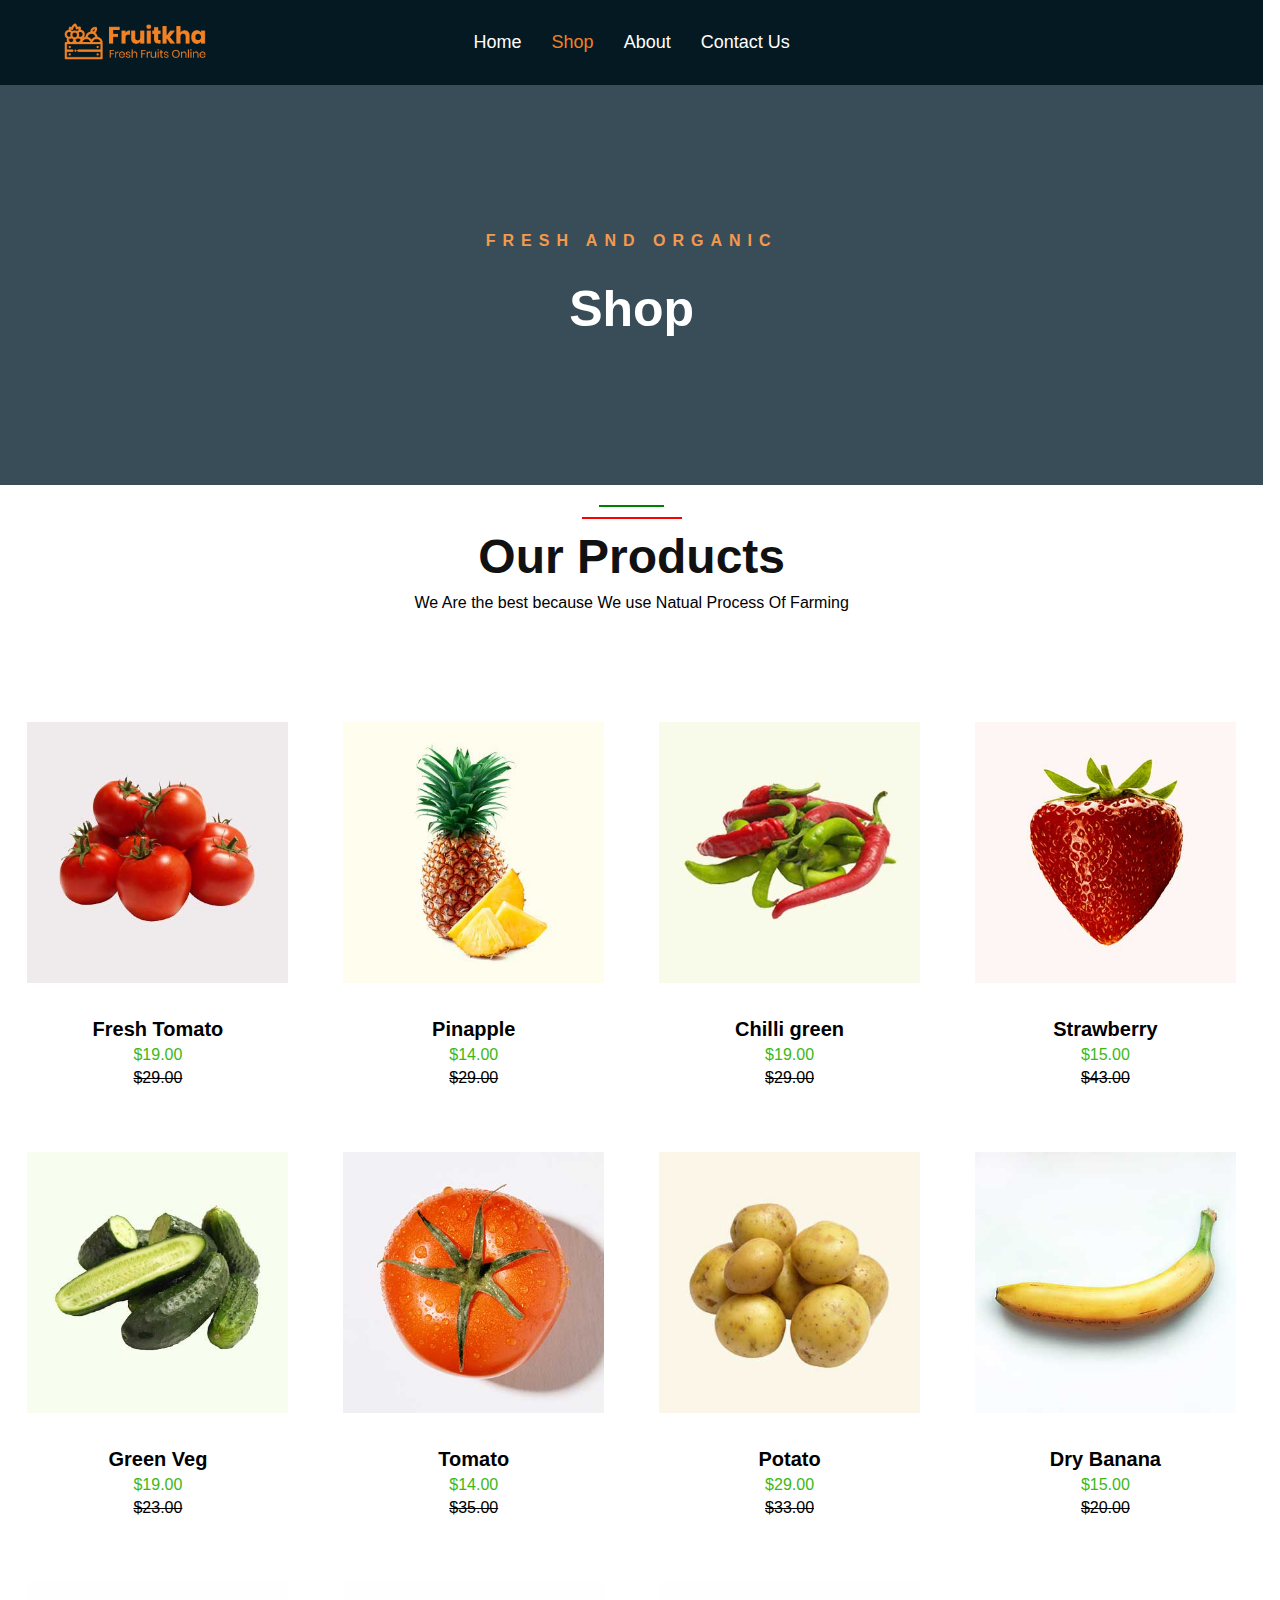
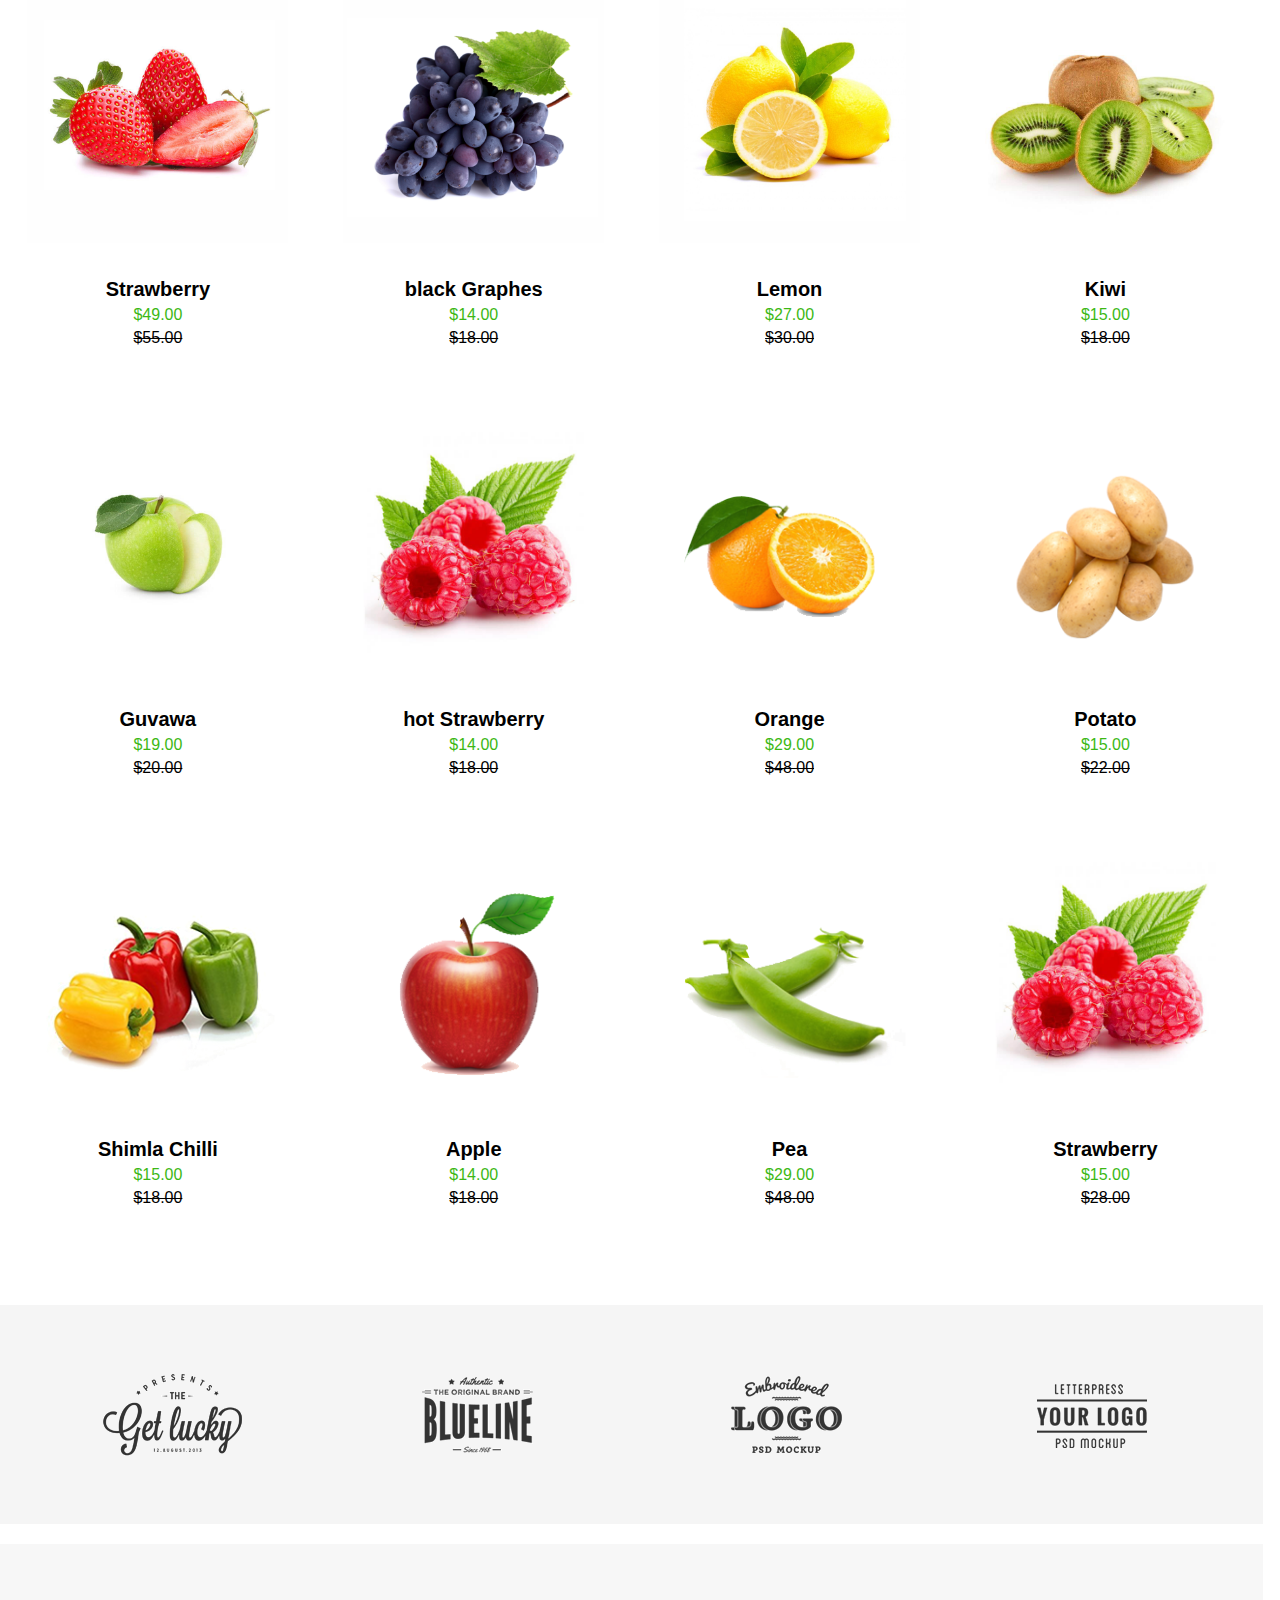
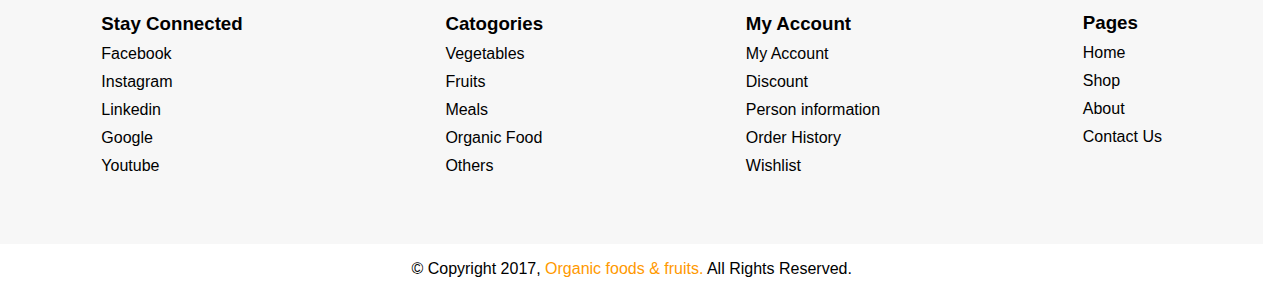
<file: shop.html>
<!DOCTYPE html>
<html lang="en">
<head>
    <title>FruitKha Online</title>
    <link rel="icon" href="images/logo (1).png" width="30px" type="images/icon">
    <link rel="stylesheet" href="style/style.css">
    <link rel="stylesheet" href="https://cdnjs.cloudflare.com/ajax/libs/font-awesome/6.6.0/css/all.min.css" integrity="sha512-Kc323vGBEqzTmouAECnVceyQqyqdsSiqLQISBL29aUW4U/M7pSPA/gEUZQqv1cwx4OnYxTxve5UMg5GT6L4JJg==" crossorigin="anonymous" referrerpolicy="no-referrer" />

</head>
<body>
    <header>
        <div class="main">
            <div class="logo">
                <a href="index.html"><img src="images/logo (1).png" width="100%" alt=""></a>
            </div>
            <div class="nav">
                <ul>
                    <a href="index.html"><li>Home</li></a>
                    <a href="shop.html"><li style="color: #F28123;">Shop</li></a>
                    <a href="about.html"><li>About</li></a>
                    <a href="contact.html"><li>Contact Us</li></a>
                </ul>
            </div>
            <div class="icon-header">
                <a href="shop.html"><i class="fa-solid fa-cart-shopping header-icon"></i></a>
                <i class="fa-solid fa-magnifying-glass header-icon"></i>
            </div>
        </div>
    </header>

    <section>
        <div class="shop-container">
            <p>Fresh and Organic</p>
            <h1>Shop</h1>
        </div>
    </section>

    <section>
        <div class="shop-product-container">
            <div class="our-features-container-top">
            <div class="line1"></div>
            <div class="line2"></div>
            <h1>Our Products</h1>
            <p>We Are the best because We use Natual Process Of Farming</p>
            </div>

            <div class="product-container" style="margin-top: 60px;">
                <div class="pc-box">
                    <div class="pc-box-img">
                    <img src="images/product-1.jpg" width="100%" alt="">
                    <div class="buy-button">Buy</div>
                    </div>
            
                    <div class="pc-box-content">
                        <span style="font-size: 20px; font-weight: 600;">Fresh Tomato</span>
                        <span style="color: #3cb815;">$19.00</span>
                        <span style="text-decoration:line-through ;">$29.00</span>
                    </div>
                </div>
                <div class="pc-box">
                    <div class="pc-box-img">
                        <img src="images/product-2.jpg" width="100%" alt="">
                        <div class="buy-button">Buy</div>
                        </div>
                    <div class="pc-box-content">
                        <span style="font-size: 20px; font-weight: 600;">Pinapple</span>
                        <span style="color: #3cb815;">$14.00</span>
                        <span style="text-decoration:line-through ;">$29.00</span>
                    </div>
                </div>
                <div class="pc-box">
                    <div class="pc-box-img">
                        <img src="images/product-3.jpg" width="100%" alt="">
                        <div class="buy-button">Buy</div>
                        </div>
                    <div class="pc-box-content">
                        
                        <span style="font-size: 20px; font-weight: 600;">Chilli green</span>
                        <span style="color: #3cb815;">$19.00</span>
                        <span style="text-decoration:line-through ;">$29.00</span>
                    </div>
                </div>
                <div class="pc-box">
                    <div class="pc-box-img">
                        <img src="images/product-4.jpg" width="100%" alt="">
                        <div class="buy-button">Buy</div>
                        </div>
                    <div class="pc-box-content">
                        
                        <span style="font-size: 20px; font-weight: 600;">Strawberry</span>
                        <span style="color: #3cb815;">$15.00</span>
                        <span style="text-decoration:line-through ;">$43.00</span>
                    </div>
                </div>
            </div>
            
            <div class="product-container">
                <div class="pc-box">
                    <div class="pc-box-img">
                        <img src="images/product-5.jpg" width="100%" alt="">
                        <div class="buy-button">Buy</div>
                        </div>
                    <div class="pc-box-content">
                        
                        <span style="font-size: 20px; font-weight: 600;">Green Veg</span>
                        <span style="color: #3cb815;">$19.00</span>
                        <span style="text-decoration:line-through ;">$23.00</span>
                    </div>
                </div>
                <div class="pc-box">
                    <div class="pc-box-img">
                        <img src="images/product-6.jpg" width="100%" alt="">
                        <div class="buy-button">Buy</div>
                        </div>
                    <div class="pc-box-content">
                        
                        <span style="font-size: 20px; font-weight: 600;">Tomato</span>
                        <span style="color: #3cb815;">$14.00</span>
                        <span style="text-decoration:line-through ;">$35.00</span>
                    </div>
                </div>
                <div class="pc-box">
                    <div class="pc-box-img">
                        <img src="images/product-7.jpg" width="100%" alt="">
                        <div class="buy-button">Buy</div>
                        </div>
                    <div class="pc-box-content">
                        
                        <span style="font-size: 20px; font-weight: 600;">Potato</span>
                        <span style="color: #3cb815;">$29.00</span>
                        <span style="text-decoration:line-through ;">$33.00</span>
                    </div>
                </div>
                <div class="pc-box">
                    <div class="pc-box-img">
                        <img src="images/product-8.jpg" width="100%" alt="">
                        <div class="buy-button">Buy</div>
                        </div>
                    <div class="pc-box-content">
                        
                        <span style="font-size: 20px; font-weight: 600;">Dry Banana</span>
                        <span style="color: #3cb815;">$15.00</span>
                        <span style="text-decoration:line-through ;">$20.00</span>
                    </div>
                </div>
            </div>

            <div class="product-container">
                <div class="pc-box">
                    <div class="pc-box-img">
                        <img src="images/product-img-1.jpg" width="100%" alt="">
                        <div class="buy-button">Buy</div>
                        </div>
                    <div class="pc-box-content">
                        
                        <span style="font-size: 20px; font-weight: 600;">Strawberry</span>
                        <span style="color: #3cb815;">$49.00</span>
                        <span style="text-decoration:line-through ;">$55.00</span>
                    </div>
                </div>
                <div class="pc-box">
                    <div class="pc-box-img">
                        <img src="images/product-img-2.jpg" width="100%" alt="">
                        <div class="buy-button">Buy</div>
                        </div>
                    <div class="pc-box-content">
                        
                        <span style="font-size: 20px; font-weight: 600;">black Graphes</span>
                        <span style="color: #3cb815;">$14.00</span>
                        <span style="text-decoration:line-through ;">$18.00</span>
                    </div>
                </div>
                <div class="pc-box">
                    <div class="pc-box-img">
                        <img src="images/product-img-3.jpg" width="100%" alt="">
                        <div class="buy-button">Buy</div>
                        </div>
                    <div class="pc-box-content">
                       
                        <span style="font-size: 20px; font-weight: 600;">Lemon</span>
                        <span style="color: #3cb815;">$27.00</span>
                        <span style="text-decoration:line-through ;">$30.00</span>
                    </div>
                </div>
                <div class="pc-box">
                    <div class="pc-box-img">
                        <img src="images/product-img-4.jpg" width="100%" alt="">
                        <div class="buy-button">Buy</div>
                        </div>
                    <div class="pc-box-content">
                
                        <span style="font-size: 20px; font-weight: 600;">Kiwi</span>
                        <span style="color: #3cb815;">$15.00</span>
                        <span style="text-decoration:line-through ;">$18.00</span>
                    </div>
                </div>
            </div>

            <div class="product-container">
                
                <div class="pc-box">
                    <div class="pc-box-img">
                        <img src="images/product-img-5.jpg" width="100%" alt="">
                        <div class="buy-button">Buy</div>
                        </div>
                    <div class="pc-box-content">

                        <span style="font-size: 20px; font-weight: 600;">Guvawa</span>
                        <span style="color: #3cb815;">$19.00</span>
                        <span style="text-decoration:line-through ;">$20.00</span>
                    </div>
                </div>
                <div class="pc-box">
                    <div class="pc-box-img">
                        <img src="images/product-img-6.jpg" width="100%" alt="">
                        <div class="buy-button">Buy</div>
                        </div>
                    <div class="pc-box-content">
                       
                        <span style="font-size: 20px; font-weight: 600;">hot Strawberry</span>
                        <span style="color: #3cb815;">$14.00</span>
                        <span style="text-decoration:line-through ;">$18.00</span>
                    </div>
                </div>
                <div class="pc-box">
                    <div class="pc-box-img">
                        <img src="images/2 (1).png" width="100%" alt="">
                        <div class="buy-button">Buy</div>
                        </div>
                    <div class="pc-box-content">
                        
                        <span style="font-size: 20px; font-weight: 600;">Orange</span>
                        <span style="color: #3cb815;">$29.00</span>
                        <span style="text-decoration:line-through ;">$48.00</span>
                    </div>
                </div>
                <div class="pc-box">
                    <div class="pc-box-img">
                        <img src="images/3 (1).png" width="100%" alt="">
                        <div class="buy-button">Buy</div>
                        </div>
                    <div class="pc-box-content">
                       
                        <span style="font-size: 20px; font-weight: 600;">Potato</span>
                        <span style="color: #3cb815;">$15.00</span>
                        <span style="text-decoration:line-through ;">$22.00</span>
                    </div>
                </div>
            </div>

            <div class="product-container">
                
                <div class="pc-box">
                    <div class="pc-box-img">
                        <img src="images/8.png" width="100%" alt="">
                        <div class="buy-button">Buy</div>
                        </div>
                    <div class="pc-box-content">

                        <span style="font-size: 20px; font-weight: 600;">Shimla Chilli</span>
                        <span style="color: #3cb815;">$15.00</span>
                        <span style="text-decoration:line-through ;">$18.00</span>
                    </div>
                </div>
                <div class="pc-box">
                    <div class="pc-box-img">
                        <img src="images/12.png" width="100%" alt="">
                        <div class="buy-button">Buy</div>
                        </div>
                    <div class="pc-box-content">
                        
                        <span style="font-size: 20px; font-weight: 600;">Apple</span>
                        <span style="color: #3cb815;">$14.00</span>
                        <span style="text-decoration:line-through ;">$18.00</span>
                    </div>
                </div>
                <div class="pc-box">
                    <div class="pc-box-img">
                        <img src="images/9.png" width="100%" alt="">
                        <div class="buy-button">Buy</div>
                        </div>
                    <div class="pc-box-content">
                        
                        <span style="font-size: 20px; font-weight: 600;">Pea</span>
                        <span style="color: #3cb815;">$29.00</span>
                        <span style="text-decoration:line-through ;">$48.00</span>
                    </div>
                </div>
                <div class="pc-box">
                    <div class="pc-box-img">
                        <img src="images/product-img-6.jpg" width="100%" alt="">
                        <div class="buy-button">Buy</div>
                        </div>
                    <div class="pc-box-content">
                        
                        <span style="font-size: 20px; font-weight: 600;">Strawberry</span>
                        <span style="color: #3cb815;">$15.00</span>
                        <span style="text-decoration:line-through ;">$28.00</span>
                    </div>
                </div>
            </div>

        </div>
    </section>

    <section>
        <div class="brand " style="margin-top: 1200px;">
            <div class="brand-box">
                <img src="images/2.png" alt="">
            </div>
            <div class="brand-box">
                <img src="images/3.png" alt="">
            </div>
            <div class="brand-box">
                <img src="images/4.png" alt="">
            </div>
            <div class="brand-box">
                <img src="images/5.png" alt="">
            </div>
        </div>
    </section>


    <footer>
        <ul>
            <h3>Stay Connected</h3>
            <a href="#"><li>Facebook</li></a>
            <a href="#"><li>Instagram</li></a>
            <a href="#"><li>Linkedin</li></a>
            <a href="#"><li>Google</li></a>
            <a href="#"><li>Youtube</li></a>
        </ul>
        <ul>
            <h3>Catogories</h3>
            <li>Vegetables</li>
            <li>Fruits</li>
            <li>Meals</li>
            <li>Organic Food</li>
            <li>Others</li>
        </ul>
        <ul>
        <h3>My Account</h3>
         <li>My Account </li>
         <li>Discount </li>
         <li>Person information </li>
         <li>Order History </li>
         <li>Wishlist </li>
        </ul>

        <ul style="margin-bottom: 30px;">
            <h3>Pages</h3>
            <a href="index.html"><li>Home </li></a>
            <a href="shop.html"><li>Shop </li></a>
            <a href="about.html"><li>About </li></a>
            <a href="contact.html"><li>Contact Us </li></a>
        </ul>
    </footer>

    <!-- copyright starts -->
    <div class="copyright">
        <p>© Copyright 2017, <span style="color: #FF9900;">Organic foods &amp; fruits.</span>  All Rights Reserved.</p>
    </div>
    
</body>
</html>
</file>
<file: style/style.css>
*{
    margin: 0;
    padding: 0;
    box-sizing: border-box;
    font-family: sans-serif;
}
a{
    text-decoration: none;
    color: inherit;
}
header{
    width: 1263.33px;
    height: 85px;
    background-color: #051922;
    padding: 15px 0;
    position: sticky;
    top: 0;
    z-index: 4;
}
.main{
    width: 1140px;
    height: 55.28px;
    margin: auto;
    display: flex;
    align-items: center;
    justify-content: space-between;
    color: white;
    font-size: 18px;
}
.logo{
    width: 150px;
    height: 55.28px;
    display: flex;
    align-items: center;
    justify-content: center;
}
.nav{
    width: 500px;
    height: 55.28px;
    display: flex;
    align-items: center;
    justify-content: center;
    gap: 20px;
}
.nav ul{
    list-style: none;
    display: flex;
    align-items: center;
    justify-content: space-between;
    gap: 30px;
}

.icon-header{
    width: 150px;
    height: 55.28px;
    display: flex;
    align-items: center;
    justify-content: center;
    gap: 30px;
}
 .header-icon{
    cursor: pointer;
}
.header-icon:hover{
    color: #F28123;
}

/* hero starts */
.hero-section{
    width: 1263.33px;
    height: 450px;
    background-image: url("../images/hero-bg.jpg");
    background-size: cover;
    background-position: center;
    background-attachment: fixed;
    display: flex;
    flex-direction: column;
    align-items: center;
    justify-content: center;
    z-index: 1;
   
}
.hero-back{
    width: 1263.33px;
    height: 450px;
    background-color: #07212e;
    opacity: 0.6;
    display: flex;
    flex-direction: column;
    align-items: center;
    justify-content: center;
    z-index: 2;
}
.hero-section p{
    color: #F28123;
    font-weight: 700;
    text-transform: uppercase;
    letter-spacing: 7px;
    font-size: 15px;
    opacity: 1;
       
}
.hero-section h1{
    font-size: 70px;
    font-weight: 700;
    line-height: 1.3;
    color: #fff;
}

/* ends hero */

/* Welcome start */
.welcome{
    width: 1263.33px;
    height: 240px;
    display: flex;
    flex-direction: column;
    align-items: center;
    gap: 10px;
    margin-top: 40px;
}
.wel-but{
    width: 142px;
    height: 45px;
    background-color: #F28123;
    color: white;
    border-radius: 50px;
    font-size: 22px;
    display: flex;
    align-items: center;
    justify-content: center;
    margin-top: 20px;
}
.wel-but:hover{
    background-color: #051922;
    color: #F28123;
    
}

/* ends */

.free-shipping{
    width: 1263.33px;
    height: 225px;
    padding: 0px 15px;
    background-color: #f5f5f5;
    display: flex;
    align-items: center;
    justify-content: center;
}
.fs-row{
    width: 1140px;
    height: 65px;
    display: flex;
    align-items: center;
    justify-content: space-between;
}
.fs-box{
    width: 380px;
    height: 65px;
    font-size: 22px;
    font-weight: 700;
    display: flex;
    align-items: center;
    justify-content: center;
    gap: 20px;
}
.fs-box i{
    font-size: 60px;
    margin-right: 15px;
    color: #F28123;
    text-align: center;
    line-height: 60px;
}

/* ends */

.best-food-container{
    width: 1263.33px;
    height: 678px;
    display: flex;
    padding: 48px 12px;
    justify-content: space-between;
}
.best-food-box1{
     width: 582px;
     height: 582px;
}
.best-food-box2{
    width: 582px;
    height: 582px;
    font-size: 30px;
    font-weight: 700;
    display: flex;
    flex-direction: column;
    gap: 50px;
}
.best-food-box2 p{
    font-size: 16px;
    font-weight: 400;
    color: rgb(85, 85, 85);
}

/* ends */

.our-features-container{
    width: 1263.33px;
    height: 781px;
    padding: 96px 12px;
    background: url("../images/bg-icon.png") center center repeat;
    background-size: contain;
    background-color: #F7F8FC !important;
    display: flex;
    flex-direction: column;
    align-items: center;
    justify-content: center;
}
.our-features-container-top{
    width: 500px;
    height: 146px;
    display: flex;
    flex-direction: column;
    align-items: center;
    gap: 10px;
    margin-bottom: 15px;
    
}
.line1{
    width: 65px;
    height: 2px;
    background-color: green;
}
.line2{
    width: 100px;
    height: 2px;
    background-color: red;
}
.our-features-container-top h1{
    color: rgb(17, 17, 17);
    font-size: 48px;
    font-weight: 700;
}
.our-features-container-bottom{
    width: 1140px;
    height: 418px;
    display: flex;
    justify-content: space-between;
    gap: 10px;
}
.fc-box{
    width: 356px;
    height: 394px;
    background-color: #fff;
    display: flex;
    flex-direction: column;
    align-items: center;
    justify-content: center;
    gap: 30px;
    text-align: center;
    box-shadow: 5px 5px 8px 2px lightgray;
}
.fc-box h4{
    font-size: 24px;
    font-weight: 600px;
    color: rgb(17, 17, 17);
}
.fc-box p{
    font-size: 16px;
    font-weight: 400px;
    color: rgb(85, 85, 85);
}
.fc-box button{
    width: 134px;
    height: 44px;
    border: 2px solid rgb(60, 184, 21);
    border-radius: 40px;
    padding: 8px 24px;
    background-color: #fff;
    font-weight: 600;
    font-size: 16px;
    color: rgb(60, 184, 21);
    transition: 200ms;
}
.fc-box button:hover{
    background-color: rgb(60, 184, 21);
    color: white;
    cursor: pointer;
}
/* ends */

.dec-sale-container{
    width: 1263.33px;
    height: 500px;
    padding-top: 110px;
    padding-bottom: 115px;
    background-image: url("../images/1.jpg");
    background-size: cover;
}
.dec-sale-box{
    width: 1140px; 
    height: 275px;
    margin-left: 40px;
    display: flex;
    flex-direction: column;
    gap: 30px;
}
.dec-sale-box h3{
    font-size: 50px;
    line-height: 1.2em;
}
.orange-text {
    color: #F28123;
}
.sale-percent{
    font-size: 60px;
    font-weight: 700;
    color: #F28123;
}

.sale-percent span {
    
    font-size: 24px;
    line-height: 1.1em;
    color: #051922;
    font-weight: 400;
    text-align: center;
    margin-right: 10px;
    display: inline-block;
}
.dec-button{
    width: 127.86px;
    height: 46.25px;
    font-family: 'Poppins', sans-serif;
    display: flex;
    align-items: center;
    justify-content: center;
    background-color: #F28123;
    color: #fff;
    padding: 10px 20px;
    border-radius: 50px;
}
.dec-button:hover{
    background-color: #07212e;
    color: #F28123;
}

/* ends */

.review-box{
    width: 260px;
    height: 100px;
    display: flex;
    align-items: center;
    justify-content: center;
}
.rv-img{
    width: 100px;
    height: 100px;
    border-radius: 50%;
    position: relative;

}
.rv-img img:hover{
    opacity: 0.6;
    cursor: pointer;
}
.rv-img:hover .testi-icon{
   opacity: 1;
   visibility: visible;
}
.testi-icon{
    width: 30px;
    height: 30px;
    background-color: #111;
    color: white;
    position: absolute;
    left: 35px;
    top: 35px;
    font-size: 23px;
    display: flex;
    align-items: center;
    justify-content: center;
    border-radius: 50%;
    cursor: pointer;
    opacity: 0;
    visibility: hidden;

}

/* ends */

.next{
    width: 200px;
    height: 85px;
    margin-left: 568px;
    display: flex;
    gap: 20px;
}
.next1{
    width: 50px;
    height: 50px;
    border-radius: 50%;
    border: 2px solid #3cb815;
    display: flex;
    align-items: center;
    justify-content: center;
    font-size: 20px;
}
.next1:hover{
    background-color: #3cb815;
    color: white;
    cursor: pointer;
}
.next2:hover{
    background-color: #3cb815;
    color: white;
    cursor: pointer;
}
.next2{
    width: 50px;
    height: 50px;
    border-radius: 50%;
    border: 2px solid #3cb815;
    display: flex;
    align-items: center;
    justify-content: center;
    font-size: 20px;
}
/* ends */

.brand{
    width: 1263.33px ;
    height: 219px;
    background-color: #f5f5f5;
    padding: 50px 0;
    display: flex;
    align-items: center;
    justify-content: center;
    gap: 140px;
    margin-bottom: 20px;
}
.brand-box:hover{
    cursor: pointer;
}

/* footer stARTS */
footer{
    width: 1263.33px;
    height: 300px;
    display: flex;
    align-items: center;
    justify-content: space-around;
    background: #f7f7f7;
}
footer ul{
    list-style: none;
}
footer ul li{
    margin-top: 10px;
}
footer ul li:hover{
    color: #F28123;
    cursor: pointer;
}
.copyright{
    width: 1263.33px;
    height: 50px;
    display: flex;
    align-items: center;
    justify-content: center;
}


/* shop starts */

.shop-container{
    width: 1263.33px;
    height: 400px;
    background-color: #07212e;
    opacity: 0.8;
    display: flex;
    flex-direction: column;
    align-items: center;
    justify-content: center;
    gap: 30px;
}
.shop-container p{
    color: #F28123;
    font-weight: 700;
    text-transform: uppercase;
    letter-spacing: 7px;
}
.shop-container h1{
    font-size: 50px;
    font-weight: 900;
    color: white;
}

/* shop-product-container starts */

.shop-product-container{
    width: 1263.33px;
    height: 1200px;
    display: flex;
    flex-direction: column;
    align-items: center;
    margin-top: 20px;
}

.product-container{
    width: 1263.33px;
    height: 400px;
    background-color:white;
    display: flex;
    align-items: center;
    justify-content: space-around;
    margin-top: 30px;
}
.pc-box{
    width: 261px;
    height: 400px;
    background-color: white;
    margin-top: 70px;
    display: flex;
    flex-direction: column; 
}
.pc-box-img{
    width: 261px;
    height: 261px;
    position: relative;
}
.pc-box-img img{
    transition: 300ms;
}
.buy-button{
    width: 100px;
    height: 35px;
    border-radius: 30px;
    background-color: #33bc09;
    position: absolute;
    top: 209px;
    left: 75px;
    display: flex;
    align-items: center;
    justify-content: center;
    font-size: 20px;
    font-weight: 600;
    cursor: pointer;
    opacity: 0;
    visibility: hidden;
}
.pc-box-img img:hover{
    transform: scale(1.1);
} 
.pc-box-img:hover .buy-button{
    opacity: 1;
    visibility: visible;
}

.pc-box-content{
    width: 261px;
    height: 261px;
    display: flex;
    flex-direction: column;
    align-items: center;
    justify-content: center;
    gap: 5px;
    cursor: pointer;
    
}
.pc-box-content span:hover{
    color: #F28123;
}

.map{
    width: 1263.33px;
    height: 400px;
}



/* about starts */

.about-fruitkha{
    width: 1263.33px;
    height: 451px;
    padding: 0px 15px;
    display: flex;
    margin-top: 20px;
}
.fruitkha-box1{
    width: 570px;
    height: 451px;
    padding: 0px 15px;
    background-image: url("../images/abt.jpg");
    background-size: cover;
    position: relative;
    border-radius: 5px;
}
.play-button{
    width: 90px;
    height: 90px;
    border-radius: 50%;
    background-color: #F28123;
    position: absolute;
    top: 175px;
    left: 240px;
    box-shadow: 0 0 20px #adadad;
    display: flex;
    align-items: center;
    justify-content: center;
    font-size: 20px;
    color: #051922;
    transition: 0.3s;
}
.play-button:hover{
    background-color: #333;
    color: #F28123;
}
.fruitkha-box2{
    width: 570px;
    height: 451px;
    padding: 0px 15px;
    padding: 50px;
    padding-left: 30px;

}
.fruitkha-box2 p{
    color: #051922;
    margin: 0 0 1.25rem 0;
    font-weight: 400;
    font-size: 1rem;
    letter-spacing: 0.1px;
    line-height: 24px;
}
.fruitkha-box2 h2{
    font-size: 3rem;
    font-weight: 700;
    line-height: 3.25rem;
    margin: 0 0 1.25rem 0;
}
.fruitkha-box2 button{
    width: 118px;
    height: 45px;
    background-color: #F28123;
    color: #fff;
    padding: 10px 20px;
    margin-top: 1.5rem;
    border-radius: 50px;
    transition: 0.3s;
    border: none;
}
.fruitkha-box2 button:hover{
    background-color: #333;
    color: #F28123;
    cursor: pointer;
}

/* ends */

/* our-news-container starts */
.our-news-container{
    width: 1140px;
    height: 730px;
    margin: 40px auto;
    padding: 0px 15px;
    display: flex;
    flex-direction: column;
}
.our-news-container-news{
    width: 730px;
    height: 118px;
    margin: auto;
    display: flex; 
    flex-direction: column;
    align-items: center;
}
.line{
    width: 50px;
    height: 2px;
    background-color: #F28123;
    margin-top: 5px;
}
.our-news-box-container{
    width: 1110px;
    height: 523px;
    margin: auto;
    display: flex;
    align-items: center;
    justify-content: space-between;
}
.our-news-box-container-box{
    width: 350px;
    height: 494px;
    background-color: white;
    border-top-left-radius:5px;
    border-top-right-radius:5px;
    background-color: white;
    transition: 0.3s;
}
.our-news-box-container-box:hover{
    box-shadow: 0 0 20px #dddddd;
}
.our-news-box-container-box:hover .our-news-box-container-box-img{
    box-shadow: 0 0 20px #dddddd;
    opacity: 0.6;
}

.our-news-box-container-box-img1{
    width: 350px;
    height: 200px;
    background-image: url("../images/news-bg-1.jpg");
    background-size: cover;
    border-top-left-radius:10px;
    border-top-right-radius:10px;
    transition: 0.3s;
}

.our-news-box-container-box-img2{
    width: 350px;
    height: 200px;
    background-image: url("../images/news-bg-2.jpg");
    background-size: cover;
    border-top-left-radius:10px;
    border-top-right-radius:10px;
    transition: 0.3s;
}

.our-news-box-container-box-img3{
    width: 350px;
    height: 200px;
    background-image: url("../images/news-bg-3.jpg");
    background-size: cover;
    border-top-left-radius:10px;
    border-top-right-radius:10px;
    transition: 0.3s;
}

.our-news-box-container-box-text{
    width: 350px;
    height: 294px;
    padding: 25px;
    display: flex;
    flex-direction: column;
    gap: 5px;
}
.date-author{
    width: 166px;
    height: 30px;
    display: flex;
    align-items: center;
    gap: 10px;
    color: rgb(5, 25, 34);
    font-size :11.9px;
    font-weight: 400;
    letter-spacing:0.1px;
}
.read-author{
    width: 85px;
    height: 30px;
    display: flex;
    align-items: center;
    justify-content: space-between;
    font-size: 14px;
    font-weight: 700;
    color: rgb(5, 25, 34);
    letter-spacing: 0.1px;
}

/* ends */

/* fruitkha-about starts */

.fruitkha-about{
    width: 1263.33px;
    height: 500px;
    background-color:white;
    display: flex;
    flex-direction: column;
    align-items: center;
    gap: 50px;
}
.fruitkha-about-row1{
    width: 1140px;
    height: 68px;
    padding: 0px 12px;
    display: flex;
    flex-direction: column;
    align-items: center;
    gap: 15px;
}
.fruitkha-about-row1 h4{
    color: rgb(23, 22, 31);
    font-size: 24px;
    font-weight: 800;
    text-transform: uppercase;
}
.fruitkha-about-row1 i{
    color: rgb(255, 153, 0);
    font-size: 20px;
    font-weight: 400;
}
.fruitkha-about-row1 p{
    color: rgb(34, 34, 34);
    font-size: 13px;
    font-weight: 400;
    font-style: italic;
}
.fruitkha-about-row2{
    width: 1140px;
    height: 374px;
    padding: 0px 12px;
    display: flex;
}
.fruitkha-about-row2-col1{
    width: 546px;
    height: 374px;
}
.des{
    margin: 0 0 30px;
    font-size: 14px;
    color: #686868;
}
.des2{
    font-size: 14px;
    color: #686868;
    margin: 0 22% 30px 0;
    padding-left: 8px;
}

.fruitkha-about-row2-col2{
    width: 546px;
    height: 295px;
}

/* ends */

/* why-choose-us-container starts */
.why-choose-us-container{
    width: 1140px;
    height: 630px;
    background-color: white;
    margin: auto;
}
.why-choose-us-container-row1{
    width: 1140px;
    height: 68px;
    padding: 0px 12px;
    display: flex;
    flex-direction: column;
    align-items: center;
    gap: 15px;
}
.why-choose-us-container-row1 h4{
    color: rgb(23, 22, 31);
    font-size: 24px;
    font-weight: 800;
    text-transform: uppercase;
}
.why-choose-us-container-row1 i{
    color: rgb(255, 153, 0);
    font-size: 20px;
    font-weight: 400;
}
.why-choose-us-container-row1 p{
    color: rgb(34, 34, 34);
    font-size: 13px;
    font-weight: 400;
    font-style: italic;
}
.why-choose-us-container-row2{
    width: 1140px;
    height: 473px;
    padding: 0px 12px;
    display: flex;
}
.why-ul{
    width: 558px;
    height: 473px;
    list-style: none;
    display: flex;
    flex-direction: column;
    justify-content: space-around;
}
.why-ul li{
    display: flex;
    gap: 20px;
}
.why-ul li h3{
    font-size: 16px;
    color: #000;
    font-weight: 600;
    margin: 0 0 20px;
}
.why-ul li p{
    font-size: 13px;
    color: #686868;
    margin: 0;
    font-weight: 400;
}
.why-ul li:nth-child(1){
    margin-left: 200px;
    width: 345px;
}
.why-ul li:nth-child(2){
    margin-left: 100px;
}

/* contact us starts */

.form-container{
    width: 1164px;
    height: 565px;
    display: flex;
    align-items: center;
    justify-content: space-around;
    margin-top: 20px;
}
.form-container-left{
    width: 437px;
    height: 517px;
    padding: 48px;
    background-color: #33bc09;
    display: flex;
    flex-direction: column;
    gap: 10px;
    
}
.form-container-left h5{
    color: white;
    font-size: 20px;
    font-weight: 600;
    margin-top: 30px;
}
.form-container-left p{
    color: white;
    font-size: 16px;
    font-weight: 400;
}
.form-icon{
    width: 200px;
    height: 30px;
    display: flex;
    align-items: center;
    gap: 20px;
    font-size: 20px;
    color: white;

}
.form-container-right{
    width: 630px;
    height: 517px;
}
.form-container-right p{
    color: rgb(85, 85, 85);
    font-size: 16px;
    font-weight: 400;
    line-height: 24px;
}
.form{
    width:647px;
    height: 437px;
    display: flex;
    flex-wrap: wrap;
    gap: 10px;
}
.form-line1{
    width: 307.66px;
    height: 59px;
}
.form-line1-input{
    width: 307.49px;
    height: 58px;
    border: none;
    outline: none;
    border: 1px solid black;
    text-align: start;
    padding-left: 10px;
    font-size: 18px;
}
.form-line2{
    width: 307.66px;
    height: 59px;
}
.form-line2-input{
    width: 307.49px;
    height: 58px;
    border: none;
    outline: none;
    border: 1px solid black;
    text-align: start;
    padding-left: 10px;
    font-size: 18px;
}
.form-line3{
    width: 630.990px;
    height: 59px;
}
.form-line3-input{
    width: 630.900px;
    height: 58px;
    border: none;
    outline: none;
    border: 1px solid black;
    text-align: start;
    padding-left: 10px;
    font-size: 18px;
}
.form-line4{
    width: 630.990px;
    height: 200px;
}
.form-line4-textarea{
    width: 630.900px;
    height: 199px;
    border: none;
    outline: none;
    border: 1px solid black;
    text-align: start;
    padding-left: 10px;
    padding-top: 20px;
    font-size: 18px;
}
.form-button{
    width: 200px;
    height: 57px;
    background-color: #33bc09;
    font-size: 20px;
    color: white;
    display: flex;
    align-items: center;
    justify-content: center;
    border-radius: 50px;
    transition: 0.3s;
}
.form-button:hover{
    cursor: pointer;
    transform: scale(1.05);
}
</file>
